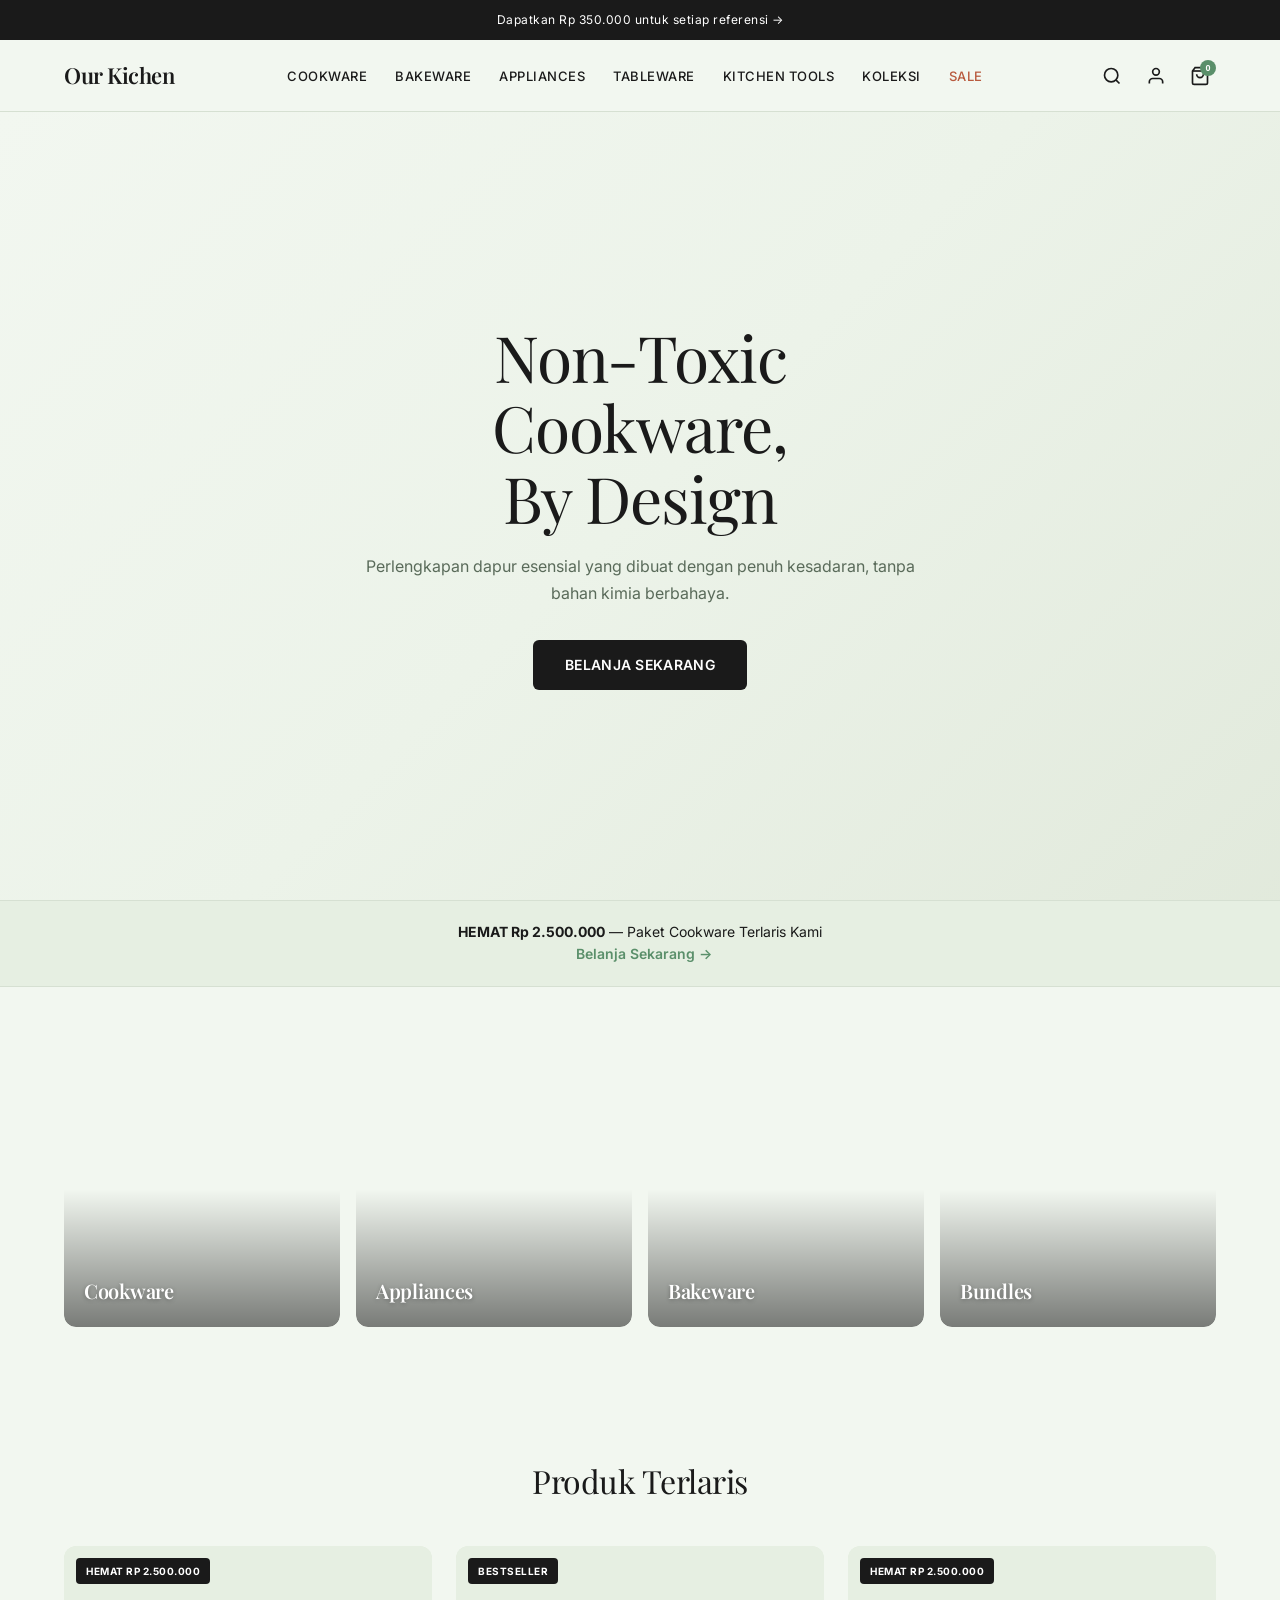
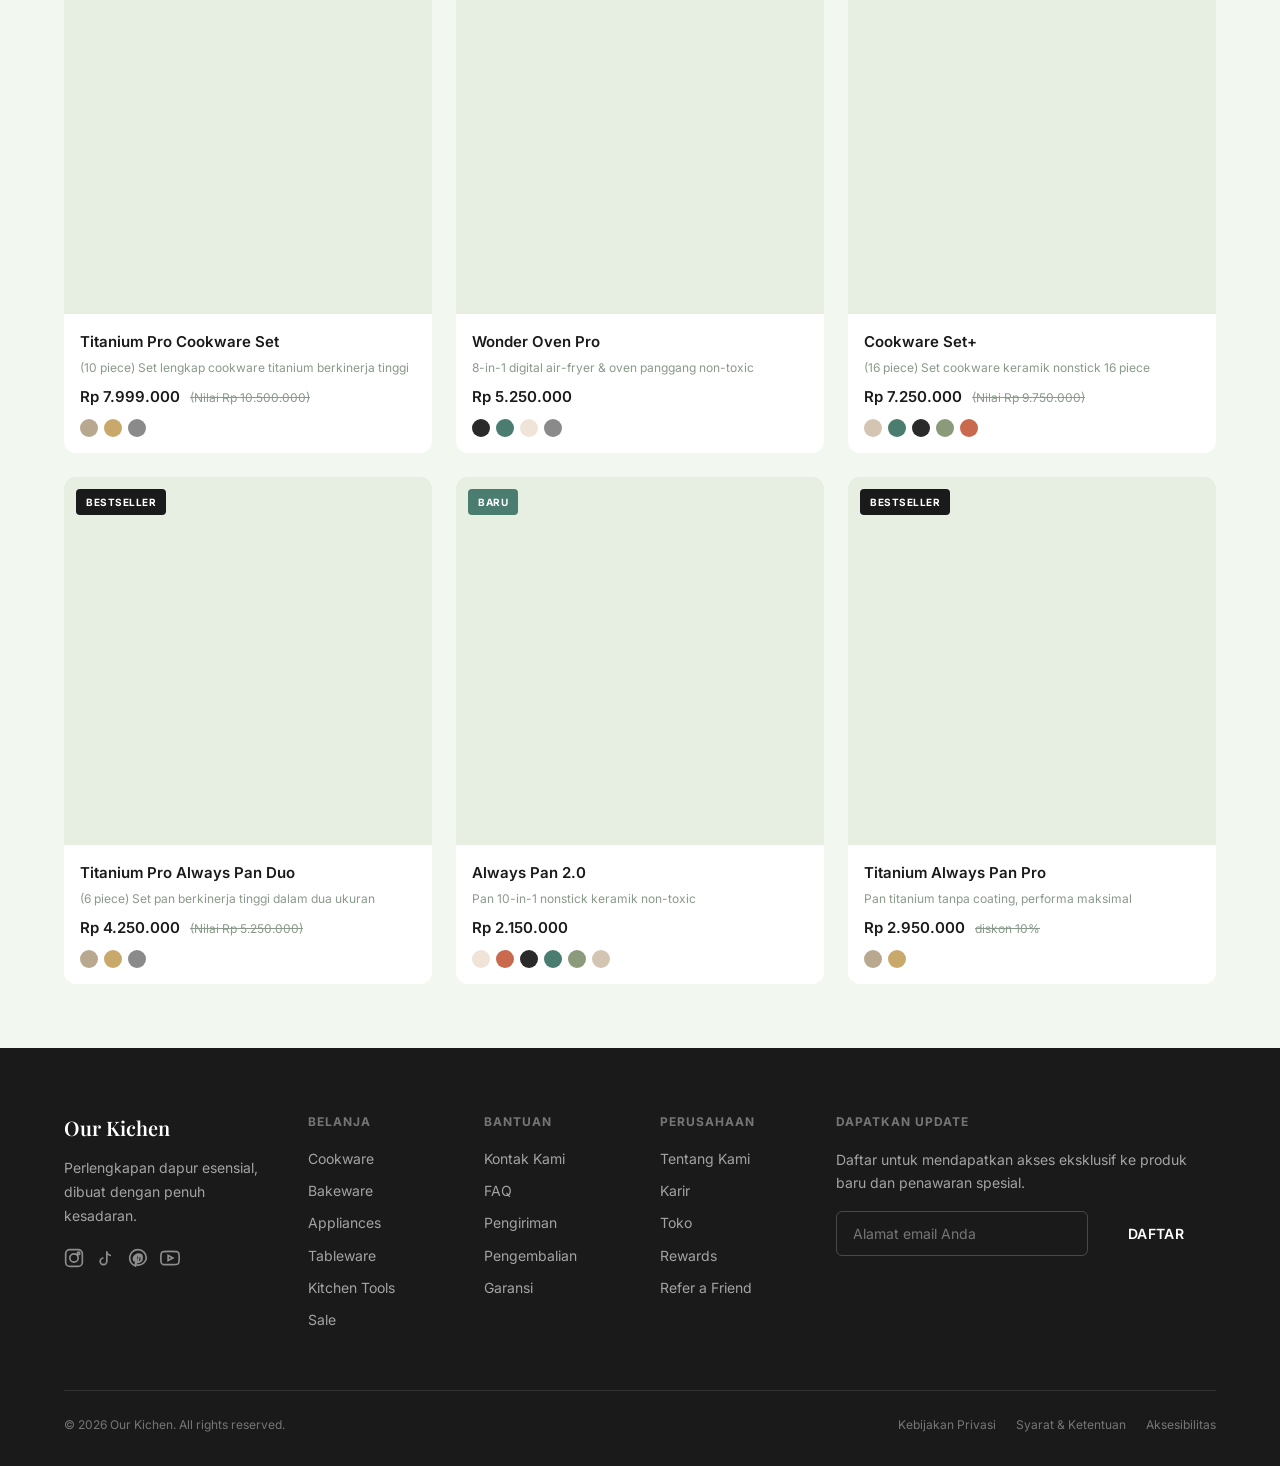
<file: demos/cookwere.html>
<!DOCTYPE html>
<html lang="id">
<head>
<meta charset="UTF-8" />
<meta name="viewport" content="width=device-width,initial-scale=1.0" />
<title>Our Kichen — Perlengkapan Dapur Premium</title>
<link rel="preconnect" href="https://fonts.googleapis.com" />
<link rel="preconnect" href="https://fonts.gstatic.com" crossorigin />
<link href="https://fonts.googleapis.com/css2?family=Inter:wght@300;400;500;600;700&family=Playfair+Display:ital,wght@0,400;0,600;1,400&display=swap" rel="stylesheet" />
<style>
:root {
  --color-primary: #5a8f6a;
  --color-primary-hover: #4a7a58;
  --color-bg: #f2f7f0;
  --color-bg-alt: #e6efe2;
  --color-text: #1a1a1a;
  --color-text-light: #5a6b5a;
  --color-text-muted: #8a9a8a;
  --color-border: #d6e0d2;
  --color-dark: #1a1a1a;
  --color-white: #ffffff;
  --color-sale: #b85a3e;
  --color-new: #4a7c6f;
  --font-sans: 'Inter', -apple-system, BlinkMacSystemFont, sans-serif;
  --font-serif: 'Playfair Display', Georgia, serif;
  --container: 1200px;
  --header-h: 72px;
  --topbar-h: 40px;
  --radius-sm: 6px;
  --radius-md: 12px;
  --radius-lg: 20px;
  --shadow-sm: 0 1px 3px rgba(0,0,0,0.06);
  --shadow-md: 0 4px 12px rgba(0,0,0,0.08);
  --shadow-lg: 0 8px 30px rgba(0,0,0,0.12);
  --transition: 0.3s ease;
  --transition-slow: 0.5s ease;
}
*,*::before,*::after { margin: 0; padding: 0; box-sizing: border-box; }
html { scroll-behavior: smooth; }
body {
  font-family: var(--font-sans); font-size: 15px; line-height: 1.6;
  color: var(--color-text); background: var(--color-bg); -webkit-font-smoothing: antialiased;
}
a { color: inherit; text-decoration: none; }
a:focus-visible { outline: 2px solid var(--color-primary); outline-offset: 2px; border-radius: 2px; }
button:focus-visible { outline: 2px solid var(--color-primary); outline-offset: 2px; }
ul { list-style: none; }
img { max-width: 100%; display: block; }
.container { max-width: var(--container); margin: 0 auto; padding: 0 24px; }
.section { padding: 64px 0; }
.section__title {
  font-family: var(--font-serif); font-size: 32px; font-weight: 400;
  text-align: center; margin-bottom: 40px; letter-spacing: -0.5px;
}
.btn {
  display: inline-block; font-family: var(--font-sans); font-size: 14px;
  font-weight: 600; padding: 14px 32px; border-radius: var(--radius-sm);
  cursor: pointer; transition: var(--transition); border: none;
  letter-spacing: 0.3px; text-transform: uppercase;
}
.btn--primary { background: var(--color-dark); color: var(--color-white); }
.btn--primary:hover { background: #333; }

/* Top Bar */
.top-bar {
  background: var(--color-dark); color: var(--color-white); font-size: 12px;
  height: var(--topbar-h); overflow: hidden; position: relative; z-index: 1001;
}
.top-bar__inner {
  display: flex; align-items: center; justify-content: center; height: 100%; position: relative;
}
.top-bar__slide {
  position: absolute; opacity: 0; transform: translateY(100%);
  transition: opacity 0.5s ease, transform 0.5s ease; white-space: nowrap; letter-spacing: 0.5px;
}
.top-bar__slide.active { opacity: 1; transform: translateY(0); }

/* Header */
.header {
  position: sticky; top: 0; z-index: 1000; background: var(--color-bg);
  border-bottom: 1px solid var(--color-border); height: var(--header-h); transition: box-shadow var(--transition);
}
.header.scrolled { box-shadow: var(--shadow-sm); }
.header__inner {
  max-width: var(--container); margin: 0 auto; padding: 0 24px;
  height: 100%; display: flex; align-items: center; justify-content: space-between; gap: 24px;
}
.header__logo {
  font-family: var(--font-serif); font-size: 22px; font-weight: 600;
  letter-spacing: -0.5px; white-space: nowrap;
}
.header__nav ul { display: flex; gap: 28px; }
.header__nav a {
  font-size: 13px; font-weight: 500; letter-spacing: 0.5px; text-transform: uppercase;
  padding: 8px 0; transition: color var(--transition); position: relative;
}
.header__nav a::after {
  content: ''; position: absolute; bottom: 2px; left: 0; width: 0;
  height: 2px; background: var(--color-primary); transition: width var(--transition);
}
.header__nav a:hover::after { width: 100%; }
.nav-sale { color: var(--color-sale) !important; }
.header__actions { display: flex; gap: 12px; align-items: center; }
.header__icon {
  background: none; border: none; cursor: pointer; color: var(--color-text);
  padding: 6px; border-radius: 50%; transition: background var(--transition);
  position: relative; display: flex; align-items: center; justify-content: center;
}
.header__icon:hover { background: var(--color-bg-alt); }
.header__cart-badge {
  position: absolute; top: 0; right: 0; background: var(--color-primary);
  color: var(--color-white); font-size: 9px; font-weight: 700;
  width: 16px; height: 16px; border-radius: 50%; display: flex; align-items: center; justify-content: center;
}
.header__hamburger { display: none; flex-direction: column; gap: 4px; background: none; border: none; cursor: pointer; padding: 4px; }
.header__hamburger span { display: block; width: 22px; height: 2px; background: var(--color-text); transition: var(--transition); border-radius: 2px; }

/* Hero */
.hero {
  position: relative; min-height: calc(100vh - var(--header-h) - var(--topbar-h));
  display: flex; align-items: center; justify-content: center; text-align: center; overflow: hidden;
}
.hero__bg {
  position: absolute; inset: 0;
   background: linear-gradient(135deg, rgba(242,247,240,0.85) 0%, rgba(230,239,226,0.5) 50%, rgba(160,180,140,0.2) 100%), url('https://fromourplace.com/cdn/shop/files/vanilla-bean-cookware-duo-2up-category.jpg?width=1440&height=900&crop=center') center/cover;
}
.hero__content { position: relative; z-index: 1; max-width: 640px; padding: 24px; }
.hero__title {
  font-family: var(--font-serif); font-size: clamp(36px, 6vw, 64px);
  font-weight: 400; line-height: 1.1; letter-spacing: -1px; margin-bottom: 20px;
}
.hero__subtitle { font-size: 16px; color: var(--color-text-light); margin-bottom: 32px; line-height: 1.7; }

/* Promo Banner */
.promo-banner { background: var(--color-bg-alt); text-align: center; padding: 20px 24px; font-size: 14px; border-top: 1px solid var(--color-border); border-bottom: 1px solid var(--color-border); }
.promo-banner a { color: var(--color-primary); font-weight: 600; margin-left: 8px; transition: color var(--transition); }
.promo-banner a:hover { color: var(--color-primary-hover); }

/* Categories */
.categories__grid { display: grid; grid-template-columns: repeat(4, 1fr); gap: 16px; }
.category-card { display: block; border-radius: var(--radius-md); overflow: hidden; transition: transform var(--transition); }
.category-card:hover { transform: translateY(-4px); }
.category-card__img {
  aspect-ratio: 1; display: flex; align-items: flex-end; padding: 20px;
  border-radius: var(--radius-md); background-size: cover !important;
  background-position: center !important; position: relative;
}
.category-card__img::after {
  content: ''; position: absolute; inset: 0;
  background: linear-gradient(transparent 50%, rgba(0,0,0,0.5));
  border-radius: var(--radius-md);
}
.category-card__label {
  position: relative; z-index: 1;
  font-family: var(--font-serif); font-size: 20px; font-weight: 600;
  color: var(--color-white); letter-spacing: -0.3px;
  text-shadow: 0 1px 4px rgba(0,0,0,0.3);
}

/* Products */
.bestsellers__grid { display: grid; grid-template-columns: repeat(3, 1fr); gap: 24px; }
.product-card { background: var(--color-white); border-radius: var(--radius-md); overflow: hidden; transition: transform var(--transition), box-shadow var(--transition); }
.product-card:hover { transform: translateY(-4px); box-shadow: var(--shadow-md); }
.product-card__image { position: relative; aspect-ratio: 1; overflow: hidden; background: var(--color-bg-alt); }
.product-card__img-primary,
.product-card__img-hover { position: absolute; inset: 0; transition: opacity var(--transition); }
.product-card__img-hover { opacity: 0; }
.product-card:hover .product-card__img-primary { opacity: 0; }
.product-card:hover .product-card__img-hover { opacity: 1; }
.product-card__badge {
  position: absolute; top: 12px; left: 12px; background: var(--color-dark);
  color: var(--color-white); font-size: 10px; font-weight: 700; padding: 5px 10px;
  border-radius: 4px; letter-spacing: 0.5px; text-transform: uppercase; z-index: 2;
}
.product-card__badge--alt { background: var(--color-text); }
.product-card__badge--new { background: var(--color-new); }
.product-card__info { padding: 16px; }
.product-card__title { font-size: 15px; font-weight: 600; margin-bottom: 4px; }
.product-card__desc { font-size: 12px; color: var(--color-text-muted); margin-bottom: 8px; }
.product-card__price { font-size: 15px; font-weight: 600; margin-bottom: 10px; }
.product-card__compare { font-size: 12px; font-weight: 400; color: var(--color-text-muted); text-decoration: line-through; margin-left: 6px; }
.product-card__colors { display: flex; gap: 6px; flex-wrap: wrap; }
.color-swatch { display: block; width: 18px; height: 18px; border-radius: 50%; cursor: pointer; border: 2px solid transparent; transition: border-color var(--transition); }
.color-swatch:hover { border-color: var(--color-dark); }

/* Footer */
.footer { background: var(--color-dark); color: var(--color-white); padding: 64px 0 32px; font-size: 14px; }
.footer__grid { display: grid; grid-template-columns: 1.5fr 1fr 1fr 1fr 1.5fr; gap: 40px; margin-bottom: 48px; }
.footer__brand { font-family: var(--font-serif); font-size: 20px; font-weight: 600; margin-bottom: 12px; }
.footer__tagline { color: rgba(255,255,255,0.6); margin-bottom: 20px; line-height: 1.7; }
.footer__social { display: flex; gap: 12px; }
.footer__social a { color: rgba(255,255,255,0.5); transition: color var(--transition); display: flex; }
.footer__social a:hover { color: var(--color-white); }
.footer__col h5 { font-size: 12px; font-weight: 700; text-transform: uppercase; letter-spacing: 1px; margin-bottom: 16px; color: rgba(255,255,255,0.4); }
.footer__col ul li { margin-bottom: 10px; }
.footer__col ul a { color: rgba(255,255,255,0.6); transition: color var(--transition); }
.footer__col ul a:hover { color: var(--color-white); }
.footer__col--wide p { color: rgba(255,255,255,0.6); margin-bottom: 16px; line-height: 1.7; }
.footer__form { display: flex; gap: 8px; }
.footer__form input { flex: 1; padding: 12px 16px; border: 1px solid rgba(255,255,255,0.2); border-radius: var(--radius-sm); background: transparent; color: var(--color-white); font-family: var(--font-sans); font-size: 14px; outline: none; transition: border-color var(--transition); }
.footer__form input::placeholder { color: rgba(255,255,255,0.4); }
.footer__form input:focus { border-color: rgba(255,255,255,0.5); }
.footer__form .btn { white-space: nowrap; }
.footer__bottom { border-top: 1px solid rgba(255,255,255,0.1); padding-top: 24px; display: flex; justify-content: space-between; align-items: center; font-size: 12px; color: rgba(255,255,255,0.4); }
.footer__legal { display: flex; gap: 20px; }
.footer__legal a { color: rgba(255,255,255,0.4); transition: color var(--transition); }
.footer__legal a:hover { color: var(--color-white); }

/* Responsive */
@media (max-width:1024px) {
  .categories__grid { grid-template-columns: repeat(2,1fr); }
  .bestsellers__grid { grid-template-columns: repeat(2,1fr); }
  .footer__grid { grid-template-columns: repeat(3,1fr); }
}
@media (max-width:768px) {
  .header__nav {
    position: fixed; top: calc(var(--header-h) + var(--topbar-h)); left: 0; right: 0;
    background: var(--color-bg); border-bottom: 1px solid var(--color-border);
    padding: 16px 24px; transform: translateY(-100%); opacity: 0;
    visibility: hidden; transition: var(--transition); z-index: 999;
  }
  .header__nav.open { transform: translateY(0); opacity: 1; visibility: visible; }
  .header__nav ul { flex-direction: column; gap: 16px; }
  .header__nav a { font-size: 14px; }
  .header__hamburger { display: flex; }
  .hero { min-height: 70vh; }
  .categories__grid { grid-template-columns: repeat(2,1fr); gap: 12px; }
  .bestsellers__grid { grid-template-columns: 1fr 1fr; gap: 12px; }
  .product-card__info { padding: 12px; }
  .product-card__title { font-size: 13px; }
  .section { padding: 40px 0; }
  .section__title { font-size: 26px; margin-bottom: 28px; }
  .footer__grid { grid-template-columns: 1fr 1fr; gap: 32px; }
  .footer__col--wide { grid-column: 1 / -1; }
  .footer__bottom { flex-direction: column; gap: 12px; text-align: center; }
  .footer__form { flex-direction: column; }
  .promo-banner { font-size: 12px; padding: 16px; }
}
@media (prefers-reduced-motion: reduce) {
  *,*::before,*::after { animation-duration: 0.01ms !important; transition-duration: 0.01ms !important; }
  .top-bar__slide { transition: none; }
  .product-card__img-primary,
  .product-card__img-hover { transition: none; }
  .product-card:hover .product-card__img-primary { opacity: 1; }
  .product-card:hover .product-card__img-hover { opacity: 0; }
}
@media (max-width:480px) {
  .bestsellers__grid { grid-template-columns: 1fr; }
  .categories__grid { grid-template-columns: 1fr; }
  .footer__grid { grid-template-columns: 1fr; }
  .hero__subtitle { font-size: 14px; }
}
</style>
</head>
<body>

<div class="top-bar" id="topBar">
  <div class="top-bar__inner">
    <p class="top-bar__slide active">Dapatkan Rp 350.000 untuk setiap referensi &rarr;</p>
    <p class="top-bar__slide">Pengiriman gratis untuk pemesanan di atas Rp 1.500.000</p>
    <p class="top-bar__slide">Hemat Rp 2.500.000 untuk paket Cookware Set+ &rarr;</p>
  </div>
</div>

<header class="header" id="header">
  <div class="header__inner">
    <button class="header__hamburger" id="hamburger" aria-label="Menu">
      <span></span><span></span><span></span>
    </button>
    <a href="/" class="header__logo">Our Kichen</a>
    <nav class="header__nav" id="nav">
      <ul>
        <li><a href="#">Cookware</a></li>
        <li><a href="#">Bakeware</a></li>
        <li><a href="#">Appliances</a></li>
        <li><a href="#">Tableware</a></li>
        <li><a href="#">Kitchen Tools</a></li>
        <li><a href="#">Koleksi</a></li>
        <li><a href="#" class="nav-sale">Sale</a></li>
      </ul>
    </nav>
    <div class="header__actions">
      <button class="header__icon" aria-label="Cari">
        <svg width="20" height="20" viewBox="0 0 24 24" fill="none" stroke="currentColor" stroke-width="2"><circle cx="11" cy="11" r="8"/><line x1="21" y1="21" x2="16.65" y2="16.65"/></svg>
      </button>
      <button class="header__icon" aria-label="Akun">
        <svg width="20" height="20" viewBox="0 0 24 24" fill="none" stroke="currentColor" stroke-width="2"><path d="M20 21v-2a4 4 0 0 0-4-4H8a4 4 0 0 0-4 4v2"/><circle cx="12" cy="7" r="4"/></svg>
      </button>
      <button class="header__icon header__cart" aria-label="Keranjang">
        <svg width="20" height="20" viewBox="0 0 24 24" fill="none" stroke="currentColor" stroke-width="2"><path d="M6 2L3 6v14a2 2 0 0 0 2 2h14a2 2 0 0 0 2-2V6l-3-4z"/><line x1="3" y1="6" x2="21" y2="6"/><path d="M16 10a4 4 0 0 1-8 0"/></svg>
        <span class="header__cart-badge">0</span>
      </button>
    </div>
  </div>
</header>

<section class="hero">
  <div class="hero__bg"></div>
  <div class="hero__content">
    <h1 class="hero__title">Non-Toxic Cookware,<br />By Design</h1>
    <p class="hero__subtitle">Perlengkapan dapur esensial yang dibuat dengan penuh kesadaran, tanpa bahan kimia berbahaya.</p>
    <a href="#" class="btn btn--primary">Belanja Sekarang</a>
  </div>
</section>

<div class="promo-banner">
  <p><strong>HEMAT Rp 2.500.000</strong> — Paket Cookware Terlaris Kami</p>
  <a href="#">Belanja Sekarang &rarr;</a>
</div>

<section class="categories section">
  <div class="container">
    <div class="categories__grid">
      <a href="#" class="category-card">
        <div class="category-card__img" style="background:url('https://fromourplace.com/cdn/shop/files/chrome-titanium-always-pan-pro-char-perfect-pot_095e3b66-2c48-43ab-b8d3-14bf626ae58a.jpg?width=600&height=600&crop=center') center/cover"><span class="category-card__label">Cookware</span></div>
      </a>
      <a href="#" class="category-card">
        <div class="category-card__img" style="background:url('https://fromourplace.com/cdn/shop/files/stainless-steel-wonder-oven-pro-blue-salt-wonder-oven-dream-cooker-splendor-blender_b086a79b-48dc-46b6-9965-e194c977532d.jpg?width=600&height=600&crop=center') center/cover"><span class="category-card__label">Appliances</span></div>
      </a>
      <a href="#" class="category-card">
        <div class="category-card__img" style="background:url('https://fromourplace.com/cdn/shop/files/Group_8210.jpg?width=600&height=600&crop=center') center/cover"><span class="category-card__label">Bakeware</span></div>
      </a>
      <a href="#" class="category-card">
        <div class="category-card__img" style="background:url('https://fromourplace.com/cdn/shop/files/Group_8210-1.jpg?width=600&height=600&crop=center') center/cover"><span class="category-card__label">Bundles</span></div>
      </a>
    </div>
  </div>
</section>

<section class="bestsellers section">
  <div class="container">
    <h2 class="section__title">Produk Terlaris</h2>
    <div class="bestsellers__grid">

      <div class="product-card">
        <div class="product-card__image">
          <div class="product-card__img-primary" style="background:url('https://fromourplace.com/cdn/shop/files/our-place-product-thumbnail-TitaniumProCookwareSet-4pieces-chrome.jpg?width=600&height=600&crop=center') center/cover #e6efe2"></div>
          <div class="product-card__img-hover" style="background:url('https://fromourplace.com/cdn/shop/files/our-place-product-thumbnail-hover-TitaniumProCookwareSet-AlwaysPan-PerfectPot-MiniAlwaysPan-MiniPerfectPot-10pieces-chrome.jpg?width=600&height=600&crop=center') center/cover #e6efe2"></div>
          <span class="product-card__badge">HEMAT Rp 2.500.000</span>
        </div>
        <div class="product-card__info">
          <h3 class="product-card__title">Titanium Pro Cookware Set</h3>
          <p class="product-card__desc">(10 piece) Set lengkap cookware titanium berkinerja tinggi</p>
          <p class="product-card__price">Rp 7.999.000 <span class="product-card__compare">(Nilai Rp 10.500.000)</span></p>
          <div class="product-card__colors">
            <span class="color-swatch" style="background:#b8a890" data-color="chrome"></span>
            <span class="color-swatch" style="background:#c9a86c" data-color="gold"></span>
            <span class="color-swatch" style="background:#8a8a8a" data-color="brushed"></span>
          </div>
        </div>
      </div>

      <div class="product-card">
        <div class="product-card__image">
          <div class="product-card__img-primary" style="background:url('https://fromourplace.com/cdn/shop/files/our-place-product-hero-TitaniumAlwaysPanPro-gold-thumbnail-2.jpg?width=600&height=600&crop=center') center/cover #e6efe2"></div>
          <div class="product-card__img-hover" style="background:url('https://fromourplace.com/cdn/shop/files/our-place-product-thumbnail-hover-WonderOvenPro-StainlessSteel.jpg?width=600&height=600&crop=center') center/cover #e6efe2"></div>
          <span class="product-card__badge product-card__badge--alt">BESTSELLER</span>
        </div>
        <div class="product-card__info">
          <h3 class="product-card__title">Wonder Oven Pro</h3>
          <p class="product-card__desc">8-in-1 digital air-fryer &amp; oven panggang non-toxic</p>
          <p class="product-card__price">Rp 5.250.000</p>
          <div class="product-card__colors">
            <span class="color-swatch" style="background:#2a2a2a" data-color="char"></span>
            <span class="color-swatch" style="background:#4a7c6f" data-color="blue-salt"></span>
            <span class="color-swatch" style="background:#f0e4d8" data-color="cream"></span>
            <span class="color-swatch" style="background:#8a8a8a" data-color="stainless"></span>
          </div>
        </div>
      </div>

      <div class="product-card">
        <div class="product-card__image">
          <div class="product-card__img-primary" style="background:url('https://fromourplace.com/cdn/shop/files/steam-large-cookware-set-plus-thumbnail.jpg?width=600&height=600&crop=center') center/cover #e6efe2"></div>
          <div class="product-card__img-hover" style="background:url('https://fromourplace.com/cdn/shop/files/steam-large-cookware-set-plus-hover.jpg?width=600&height=600&crop=center') center/cover #e6efe2"></div>
          <span class="product-card__badge">HEMAT Rp 2.500.000</span>
        </div>
        <div class="product-card__info">
          <h3 class="product-card__title">Cookware Set+</h3>
          <p class="product-card__desc">(16 piece) Set cookware keramik nonstick 16 piece</p>
          <p class="product-card__price">Rp 7.250.000 <span class="product-card__compare">(Nilai Rp 9.750.000)</span></p>
          <div class="product-card__colors">
            <span class="color-swatch" style="background:#d4c5b2" data-color="steam"></span>
            <span class="color-swatch" style="background:#4a7c6f" data-color="blue-salt"></span>
            <span class="color-swatch" style="background:#2a2a2a" data-color="char"></span>
            <span class="color-swatch" style="background:#8a9a7a" data-color="sage"></span>
            <span class="color-swatch" style="background:#c96a4f" data-color="spice"></span>
          </div>
        </div>
      </div>

      <div class="product-card">
        <div class="product-card__image">
          <div class="product-card__img-primary" style="background:url('https://fromourplace.com/cdn/shop/files/titanium-pro-always-pan-duo-standard-mini-chrome-product-thumbnail.jpg?width=600&height=600&crop=center') center/cover #e6efe2"></div>
          <div class="product-card__img-hover" style="background:url('https://fromourplace.com/cdn/shop/files/titanium-pro-always-pan-duo-standard-mini-chrome-product-thumbnail-hover.jpg?width=600&height=600&crop=center') center/cover #e6efe2"></div>
          <span class="product-card__badge product-card__badge--alt">BESTSELLER</span>
        </div>
        <div class="product-card__info">
          <h3 class="product-card__title">Titanium Pro Always Pan Duo</h3>
          <p class="product-card__desc">(6 piece) Set pan berkinerja tinggi dalam dua ukuran</p>
          <p class="product-card__price">Rp 4.250.000 <span class="product-card__compare">(Nilai Rp 5.250.000)</span></p>
          <div class="product-card__colors">
            <span class="color-swatch" style="background:#b8a890" data-color="chrome"></span>
            <span class="color-swatch" style="background:#c9a86c" data-color="gold"></span>
            <span class="color-swatch" style="background:#8a8a8a" data-color="brushed"></span>
          </div>
        </div>
      </div>

      <div class="product-card">
        <div class="product-card__image">
          <div class="product-card__img-primary" style="background:url('https://fromourplace.com/cdn/shop/files/vanilla-bean-always-pan-thumbnail-01.jpg?width=600&height=600&crop=center') center/cover #e6efe2"></div>
          <div class="product-card__img-hover" style="background:url('https://fromourplace.com/cdn/shop/files/vanilla-bean-always-pan-thumbnail-hover.jpg?width=600&height=600&crop=center') center/cover #e6efe2"></div>
          <span class="product-card__badge product-card__badge--new">BARU</span>
        </div>
        <div class="product-card__info">
          <h3 class="product-card__title">Always Pan 2.0</h3>
          <p class="product-card__desc">Pan 10-in-1 nonstick keramik non-toxic</p>
          <p class="product-card__price">Rp 2.150.000</p>
          <div class="product-card__colors">
            <span class="color-swatch" style="background:#f0e4d8" data-color="vanilla"></span>
            <span class="color-swatch" style="background:#c96a4f" data-color="spice"></span>
            <span class="color-swatch" style="background:#2a2a2a" data-color="char"></span>
            <span class="color-swatch" style="background:#4a7c6f" data-color="blue-salt"></span>
            <span class="color-swatch" style="background:#8a9a7a" data-color="sage"></span>
            <span class="color-swatch" style="background:#d4c5b2" data-color="steam"></span>
          </div>
        </div>
      </div>

      <div class="product-card">
        <div class="product-card__image">
          <div class="product-card__img-primary" style="background:url('https://fromourplace.com/cdn/shop/files/our-place-product-thumbnail-TitaniumAlwaysPanPro-chrome.jpg?width=600&height=600&crop=center') center/cover #e6efe2"></div>
          <div class="product-card__img-hover" style="background:url('https://fromourplace.com/cdn/shop/files/our-place-product-thumbnail-hover-TitaniumAlwaysPanPro-chrome.jpg?width=600&height=600&crop=center') center/cover #e6efe2"></div>
          <span class="product-card__badge product-card__badge--alt">BESTSELLER</span>
        </div>
        <div class="product-card__info">
          <h3 class="product-card__title">Titanium Always Pan Pro</h3>
          <p class="product-card__desc">Pan titanium tanpa coating, performa maksimal</p>
          <p class="product-card__price">Rp 2.950.000 <span class="product-card__compare">diskon 10%</span></p>
          <div class="product-card__colors">
            <span class="color-swatch" style="background:#b8a890" data-color="chrome"></span>
            <span class="color-swatch" style="background:#c9a86c" data-color="gold"></span>
          </div>
        </div>
      </div>

    </div>
  </div>
</section>

<footer class="footer">
  <div class="container">
    <div class="footer__grid">
      <div class="footer__col">
        <h4 class="footer__brand">Our Kichen</h4>
        <p class="footer__tagline">Perlengkapan dapur esensial, dibuat dengan penuh kesadaran.</p>
        <div class="footer__social">
          <a href="#" aria-label="Instagram">
            <svg width="20" height="20" viewBox="0 0 24 24" fill="none" stroke="currentColor" stroke-width="2"><rect x="2" y="2" width="20" height="20" rx="5"/><circle cx="12" cy="12" r="5"/><circle cx="17.5" cy="6.5" r="1.5"/></svg>
          </a>
          <a href="#" aria-label="TikTok">
            <svg width="20" height="20" viewBox="0 0 24 24" fill="none" stroke="currentColor" stroke-width="2"><path d="M9 12a4 4 0 1 0 4 4V4a5 5 0 0 0 5 5"/></svg>
          </a>
          <a href="#" aria-label="Pinterest">
            <svg width="20" height="20" viewBox="0 0 24 24" fill="none" stroke="currentColor" stroke-width="2"><path d="M12 2a10 10 0 0 0-3.16 19.5c-.14-.76-.28-1.94.06-2.78l1.26-5.3s-.32-.64-.32-1.58c0-1.48.86-2.58 1.94-2.58.9 0 1.34.68 1.34 1.5 0 .9-.58 2.26-.88 3.52-.26 1.06.52 1.92 1.56 1.92 1.86 0 3.1-2.4 3.1-5.22 0-2.18-1.46-3.82-4.14-3.82-3 0-4.88 2.24-4.88 4.74 0 .86.26 1.48.66 1.96.18.22.2.3.14.56l-.22.88c-.08.28-.24.34-.52.2-.98-.4-1.44-1.48-1.44-2.7 0-2 1.68-4.4 5.06-4.4 2.7 0 4.48 1.96 4.48 4.04 0 2.76-1.54 4.84-3.8 4.84-.76 0-1.48-.4-1.72-.88l-.48 1.88c-.16.64-.6 1.28-1 1.8A10 10 0 0 0 22 12a10 10 0 0 0-10-10z"/></svg>
          </a>
          <a href="#" aria-label="YouTube">
            <svg width="20" height="20" viewBox="0 0 24 24" fill="none" stroke="currentColor" stroke-width="2"><path d="M22.54 6.42a2.78 2.78 0 0 0-1.94-2C18.88 4 12 4 12 4s-6.88 0-8.6.46a2.78 2.78 0 0 0-1.94 2A29 29 0 0 0 1 12a29 29 0 0 0 .46 5.58 2.78 2.78 0 0 0 1.94 2C5.12 20 12 20 12 20s6.88 0 8.6-.46a2.78 2.78 0 0 0 1.94-2A29 29 0 0 0 23 12a29 29 0 0 0-.46-5.58z"/><polygon points="9.75 15.02 15.5 12 9.75 8.98 9.75 15.02"/></svg>
          </a>
        </div>
      </div>
      <div class="footer__col">
        <h5>Belanja</h5>
        <ul>
          <li><a href="#">Cookware</a></li>
          <li><a href="#">Bakeware</a></li>
          <li><a href="#">Appliances</a></li>
          <li><a href="#">Tableware</a></li>
          <li><a href="#">Kitchen Tools</a></li>
          <li><a href="#">Sale</a></li>
        </ul>
      </div>
      <div class="footer__col">
        <h5>Bantuan</h5>
        <ul>
          <li><a href="#">Kontak Kami</a></li>
          <li><a href="#">FAQ</a></li>
          <li><a href="#">Pengiriman</a></li>
          <li><a href="#">Pengembalian</a></li>
          <li><a href="#">Garansi</a></li>
        </ul>
      </div>
      <div class="footer__col">
        <h5>Perusahaan</h5>
        <ul>
          <li><a href="#">Tentang Kami</a></li>
          <li><a href="#">Karir</a></li>
          <li><a href="#">Toko</a></li>
          <li><a href="#">Rewards</a></li>
          <li><a href="#">Refer a Friend</a></li>
        </ul>
      </div>
      <div class="footer__col footer__col--wide">
        <h5>Dapatkan Update</h5>
        <p>Daftar untuk mendapatkan akses eksklusif ke produk baru dan penawaran spesial.</p>
        <form class="footer__form">
          <input type="email" placeholder="Alamat email Anda" required />
          <button type="submit" class="btn btn--primary">Daftar</button>
        </form>
      </div>
    </div>
    <div class="footer__bottom">
      <p>&copy; 2026 Our Kichen. All rights reserved.</p>
      <div class="footer__legal">
        <a href="#">Kebijakan Privasi</a>
        <a href="#">Syarat &amp; Ketentuan</a>
        <a href="#">Aksesibilitas</a>
      </div>
    </div>
  </div>
</footer>

<script>
document.addEventListener('DOMContentLoaded',()=>{
  const topBarSlides=document.querySelectorAll('.top-bar__slide');
  let cur=0;
  function rot(){
    topBarSlides.forEach(s=>s.classList.remove('active'));
    cur=(cur+1)%topBarSlides.length;
    topBarSlides[cur].classList.add('active');
  }
  if(topBarSlides.length>1) setInterval(rot,4000);
  const hdr=document.getElementById('header');
  window.addEventListener('scroll',()=>{hdr.classList.toggle('scrolled',window.scrollY>10)});
  const ham=document.getElementById('hamburger'),nav=document.getElementById('nav');
  ham.addEventListener('click',()=>nav.classList.toggle('open'));
  nav.querySelectorAll('a').forEach(l=>l.addEventListener('click',()=>nav.classList.remove('open')));
  document.querySelectorAll('.color-swatch').forEach(s=>{
    s.addEventListener('click',e=>{
      e.preventDefault();
      s.closest('.product-card__colors').querySelectorAll('.color-swatch').forEach(c=>c.style.borderColor='transparent');
      s.style.borderColor='#1a1a1a';
    });
  });
});
</script>
</body>
</html>
</file>
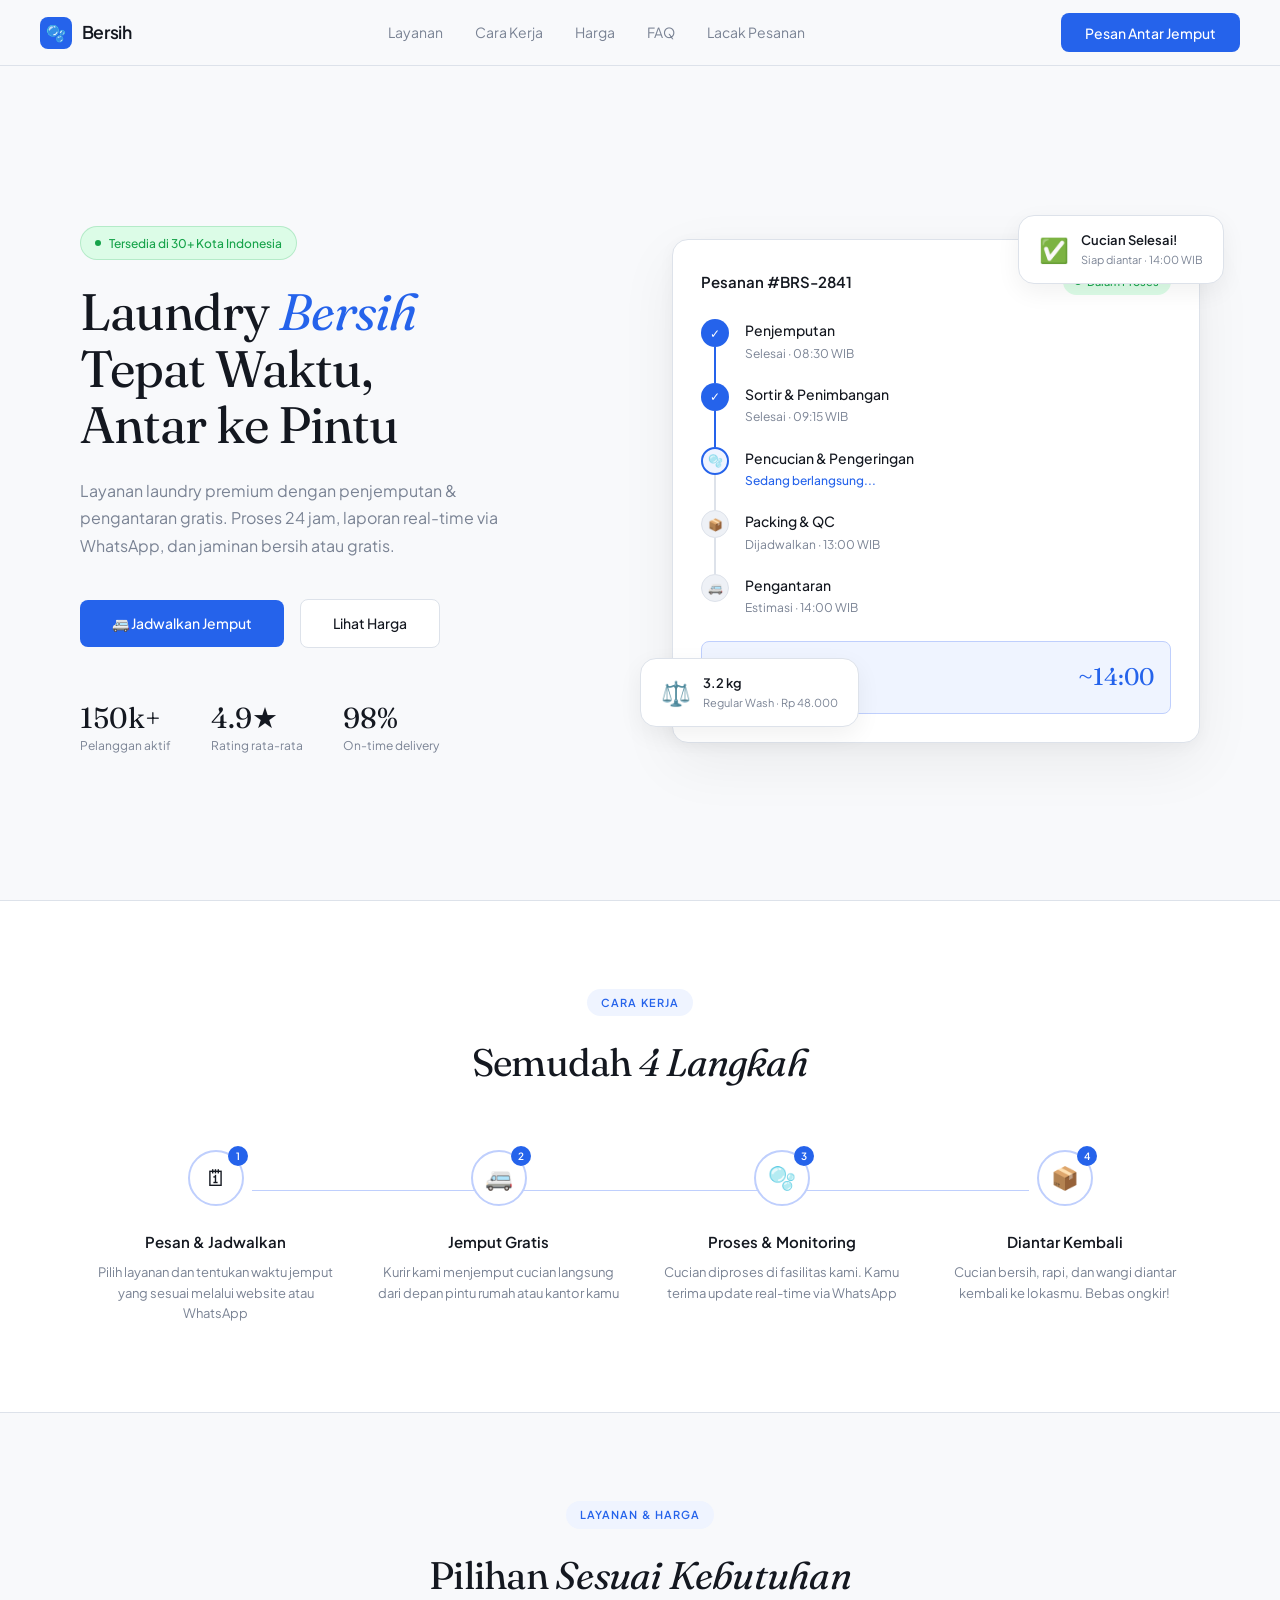
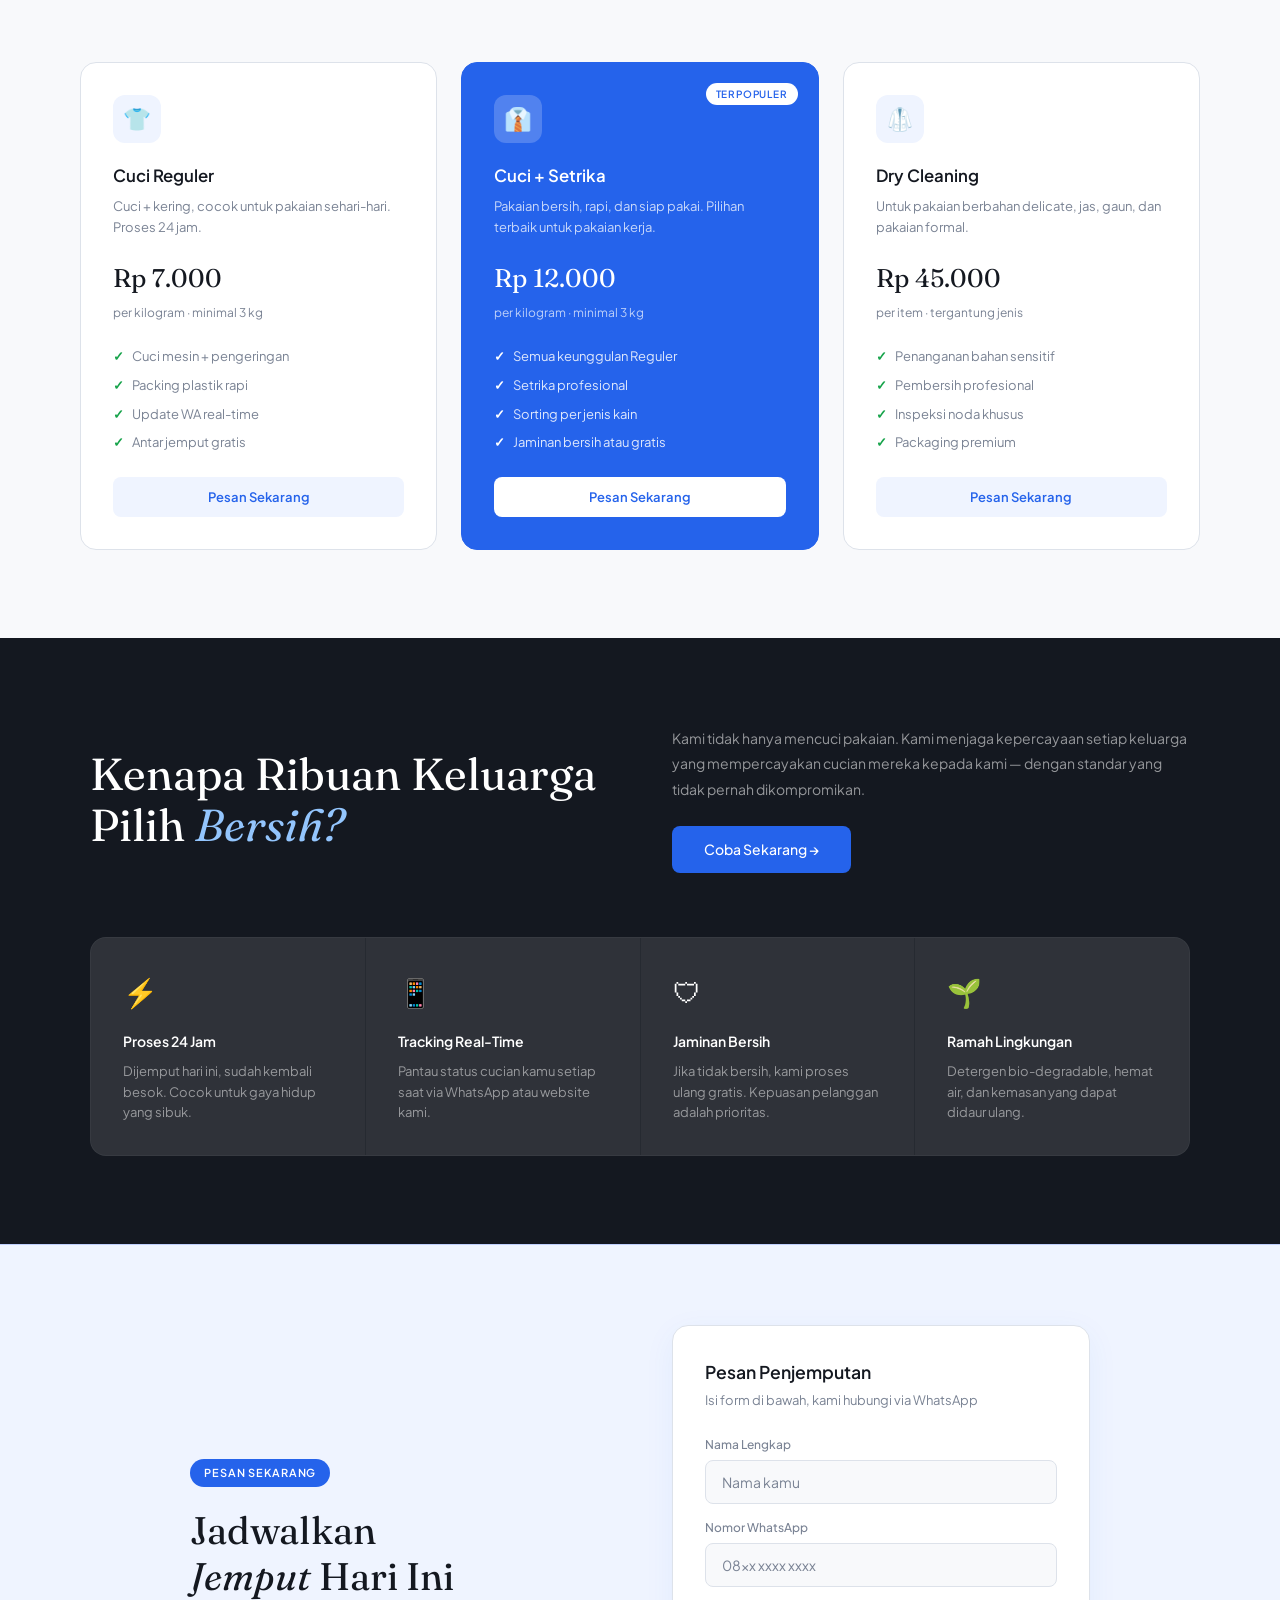
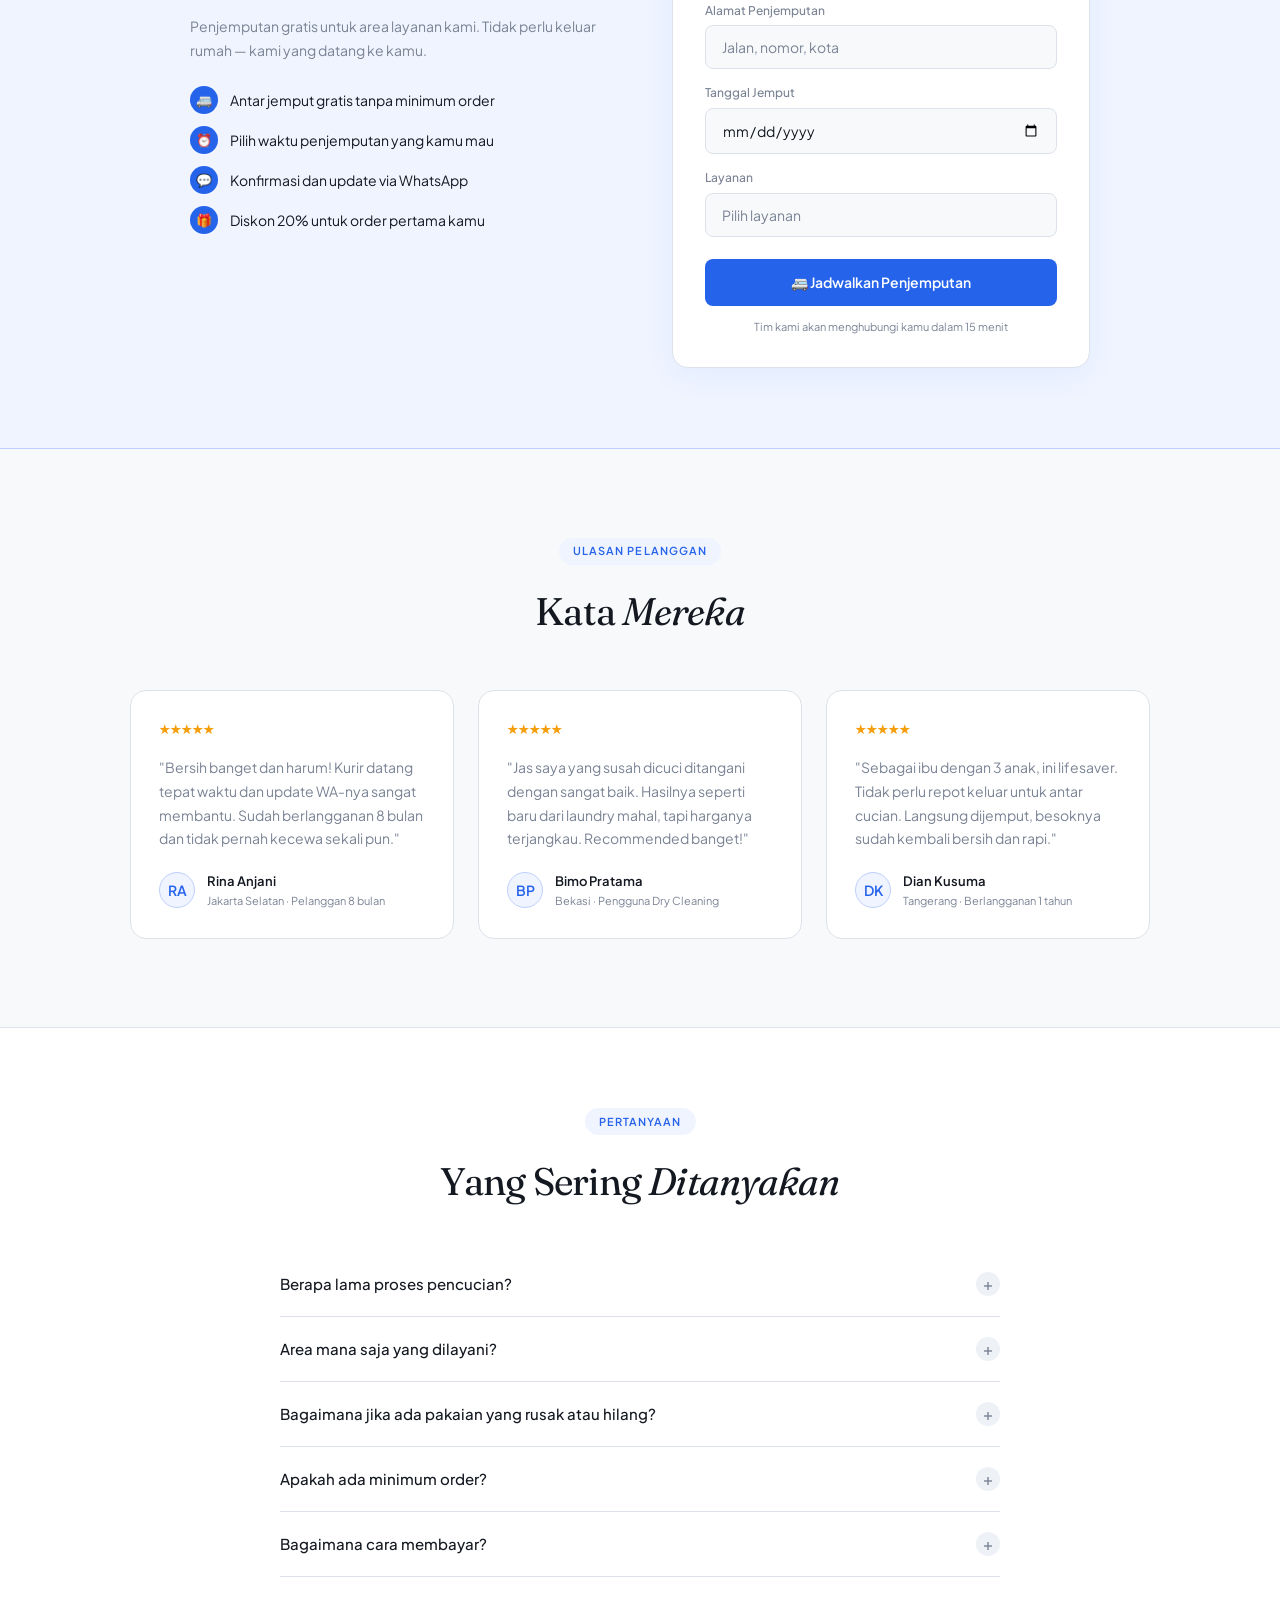
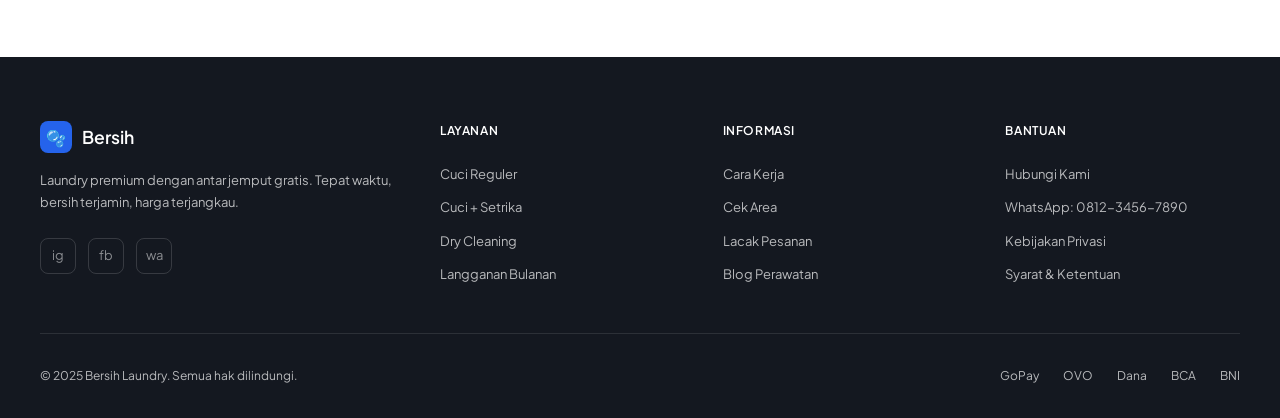
<file: demos/laundry.html>
<!DOCTYPE html>
<html lang="id">
<head>
<meta charset="UTF-8">
<meta name="viewport" content="width=device-width, initial-scale=1.0">
<title>BERSIH — Jasa Laundry Premium</title>
<link rel="icon" type="image/svg+xml" href="../assets/favicon.svg">
<link rel="preconnect" href="https://fonts.googleapis.com">
<link href="https://fonts.googleapis.com/css2?family=Plus+Jakarta+Sans:wght@300;400;500;600&family=Fraunces:ital,wght@0,300;0,400;1,300;1,400&display=swap" rel="stylesheet">
<style>
  :root {
    --bg: #f8f9fb;
    --white: #ffffff;
    --surface: #eef1f6;
    --border: #dde2ea;
    --text: #141820;
    --muted: #7a8394;
    --accent: #2563eb;
    --accent-light: #eff4ff;
    --accent-mid: #bfcffd;
    --green: #16a34a;
    --green-light: #dcfce7;
    --serif: 'Fraunces', Georgia, serif;
    --sans: 'Plus Jakarta Sans', sans-serif;
    --tr: 0.3s cubic-bezier(0.4, 0, 0.2, 1);
    --radius: 16px;
    --radius-sm: 8px;
  }

  * { margin: 0; padding: 0; box-sizing: border-box; }
  html { scroll-behavior: smooth; }

  body {
    font-family: var(--sans);
    background: var(--bg);
    color: var(--text);
    font-size: 15px;
    line-height: 1.6;
    overflow-x: hidden;
  }

  a { text-decoration: none; color: inherit; }
  button { cursor: pointer; font-family: var(--sans); }

  /* NAV */
  nav {
    position: sticky;
    top: 0;
    z-index: 100;
    background: rgba(248,249,251,0.92);
    backdrop-filter: blur(16px);
    border-bottom: 1px solid var(--border);
    padding: 0 2.5rem;
    display: flex;
    align-items: center;
    justify-content: space-between;
    height: 66px;
  }

  .nav-logo {
    display: flex;
    align-items: center;
    gap: 0.6rem;
    font-weight: 600;
    font-size: 1.1rem;
    letter-spacing: -0.02em;
  }

  .logo-icon {
    width: 32px;
    height: 32px;
    background: var(--accent);
    border-radius: 8px;
    display: flex;
    align-items: center;
    justify-content: center;
    color: white;
    font-size: 16px;
  }

  .nav-links {
    display: flex;
    gap: 2rem;
    align-items: center;
  }

  .nav-link {
    font-size: 14px;
    color: var(--muted);
    font-weight: 400;
    transition: color var(--tr);
  }

  .nav-link:hover { color: var(--text); }

  .nav-cta {
    background: var(--accent);
    color: white;
    border: none;
    padding: 0.65rem 1.5rem;
    border-radius: var(--radius-sm);
    font-size: 14px;
    font-weight: 500;
    transition: all var(--tr);
  }

  .nav-cta:hover {
    background: #1d4ed8;
    transform: translateY(-1px);
    box-shadow: 0 4px 16px rgba(37,99,235,0.25);
  }

  /* HERO */
  .hero {
    padding: 5rem 2.5rem 4rem;
    max-width: 1200px;
    margin: 0 auto;
    display: grid;
    grid-template-columns: 1fr 1fr;
    gap: 4rem;
    align-items: center;
    min-height: calc(100vh - 66px);
  }

  .hero-badge {
    display: inline-flex;
    align-items: center;
    gap: 0.5rem;
    background: var(--green-light);
    color: var(--green);
    border: 1px solid rgba(22,163,74,0.2);
    padding: 0.4rem 0.875rem;
    border-radius: 100px;
    font-size: 12px;
    font-weight: 500;
    margin-bottom: 1.5rem;
  }

  .badge-dot {
    width: 6px;
    height: 6px;
    background: var(--green);
    border-radius: 50%;
    animation: pulse2 2s infinite;
  }

  @keyframes pulse2 {
    0%, 100% { box-shadow: 0 0 0 0 rgba(22,163,74,0.4); }
    50% { box-shadow: 0 0 0 4px rgba(22,163,74,0); }
  }

  .hero-title {
    font-family: var(--serif);
    font-size: clamp(2.4rem, 4vw, 3.6rem);
    font-weight: 400;
    line-height: 1.1;
    letter-spacing: -0.02em;
    margin-bottom: 1.5rem;
  }

  .hero-title em { font-style: italic; color: var(--accent); }

  .hero-desc {
    color: var(--muted);
    font-size: 16px;
    line-height: 1.7;
    margin-bottom: 2.5rem;
    max-width: 460px;
  }

  .hero-cta {
    display: flex;
    gap: 1rem;
    align-items: center;
    margin-bottom: 3.5rem;
  }

  .btn-primary {
    background: var(--accent);
    color: white;
    border: none;
    padding: 0.9rem 2rem;
    border-radius: var(--radius-sm);
    font-size: 14px;
    font-weight: 500;
    transition: all var(--tr);
    display: flex;
    align-items: center;
    gap: 0.5rem;
  }

  .btn-primary:hover {
    background: #1d4ed8;
    transform: translateY(-2px);
    box-shadow: 0 8px 24px rgba(37,99,235,0.25);
  }

  .btn-secondary {
    background: var(--white);
    color: var(--text);
    border: 1px solid var(--border);
    padding: 0.9rem 2rem;
    border-radius: var(--radius-sm);
    font-size: 14px;
    font-weight: 500;
    transition: all var(--tr);
  }

  .btn-secondary:hover {
    border-color: var(--accent);
    color: var(--accent);
  }

  .hero-stats {
    display: flex;
    gap: 2.5rem;
  }

  .hero-stat-num {
    font-family: var(--serif);
    font-size: 1.8rem;
    font-weight: 400;
    color: var(--text);
    line-height: 1;
    margin-bottom: 0.25rem;
  }

  .hero-stat-label { font-size: 12px; color: var(--muted); }

  /* HERO RIGHT — visual */
  .hero-visual {
    position: relative;
  }

  .hero-app-card {
    background: var(--white);
    border: 1px solid var(--border);
    border-radius: var(--radius);
    padding: 1.75rem;
    box-shadow: 0 20px 60px rgba(0,0,0,0.06), 0 4px 16px rgba(0,0,0,0.04);
  }

  .app-card-header {
    display: flex;
    align-items: center;
    justify-content: space-between;
    margin-bottom: 1.5rem;
  }

  .app-card-title { font-weight: 600; font-size: 15px; }

  .app-status {
    display: inline-flex;
    align-items: center;
    gap: 0.4rem;
    background: var(--green-light);
    color: var(--green);
    font-size: 11px;
    font-weight: 500;
    padding: 0.3rem 0.75rem;
    border-radius: 100px;
  }

  .order-progress {
    display: flex;
    flex-direction: column;
    gap: 0;
    margin-bottom: 1.5rem;
    position: relative;
  }

  .progress-step {
    display: flex;
    align-items: flex-start;
    gap: 1rem;
    padding-bottom: 1.25rem;
    position: relative;
  }

  .progress-step:last-child { padding-bottom: 0; }

  .step-dot {
    width: 28px;
    height: 28px;
    border-radius: 50%;
    display: flex;
    align-items: center;
    justify-content: center;
    font-size: 12px;
    flex-shrink: 0;
    z-index: 1;
  }

  .step-dot.done { background: var(--accent); color: white; }
  .step-dot.active { background: var(--accent-light); border: 2px solid var(--accent); color: var(--accent); }
  .step-dot.pending { background: var(--surface); color: var(--muted); border: 1px solid var(--border); }

  .step-line {
    position: absolute;
    left: 13px;
    top: 28px;
    bottom: 0;
    width: 2px;
    background: var(--border);
  }

  .step-line.done { background: var(--accent); }

  .progress-step:last-child .step-line { display: none; }

  .step-name { font-size: 14px; font-weight: 500; margin-bottom: 2px; }
  .step-time { font-size: 12px; color: var(--muted); }
  .step-time.active-time { color: var(--accent); font-weight: 500; }

  .app-eta {
    background: var(--accent-light);
    border: 1px solid var(--accent-mid);
    border-radius: var(--radius-sm);
    padding: 1rem;
    display: flex;
    align-items: center;
    justify-content: space-between;
  }

  .eta-label { font-size: 12px; color: var(--accent); font-weight: 500; }
  .eta-time { font-family: var(--serif); font-size: 1.5rem; color: var(--accent); font-weight: 400; }

  .hero-float-1 {
    position: absolute;
    top: -1.5rem;
    right: -1.5rem;
    background: var(--white);
    border: 1px solid var(--border);
    border-radius: var(--radius);
    padding: 0.875rem 1.25rem;
    box-shadow: 0 8px 24px rgba(0,0,0,0.06);
    display: flex;
    align-items: center;
    gap: 0.75rem;
    font-size: 13px;
  }

  .float-icon { font-size: 1.5rem; }

  .hero-float-2 {
    position: absolute;
    bottom: 1rem;
    left: -2rem;
    background: var(--white);
    border: 1px solid var(--border);
    border-radius: var(--radius);
    padding: 0.875rem 1.25rem;
    box-shadow: 0 8px 24px rgba(0,0,0,0.06);
    display: flex;
    align-items: center;
    gap: 0.75rem;
    font-size: 13px;
    min-width: 200px;
  }

  /* HOW IT WORKS */
  .how-section {
    background: var(--white);
    border-top: 1px solid var(--border);
    border-bottom: 1px solid var(--border);
    padding: 5.5rem 2.5rem;
  }

  .section-header {
    text-align: center;
    margin-bottom: 3.5rem;
  }

  .section-tag {
    display: inline-block;
    background: var(--accent-light);
    color: var(--accent);
    font-size: 11px;
    font-weight: 600;
    letter-spacing: 0.1em;
    text-transform: uppercase;
    padding: 0.3rem 0.875rem;
    border-radius: 100px;
    margin-bottom: 1rem;
  }

  .section-title {
    font-family: var(--serif);
    font-size: clamp(1.8rem, 3vw, 2.8rem);
    font-weight: 400;
    letter-spacing: -0.02em;
  }

  .section-title em { font-style: italic; }

  .steps-grid {
    display: grid;
    grid-template-columns: repeat(4, 1fr);
    gap: 2rem;
    max-width: 1100px;
    margin: 0 auto;
    position: relative;
  }

  .steps-grid::before {
    content: '';
    position: absolute;
    top: 2.5rem;
    left: calc(12.5% + 1.5rem);
    right: calc(12.5% + 1.5rem);
    height: 1px;
    background: linear-gradient(to right, var(--accent-mid), var(--accent-mid));
    z-index: 0;
  }

  .step-card {
    text-align: center;
    position: relative;
    z-index: 1;
  }

  .step-num-wrap {
    width: 56px;
    height: 56px;
    border-radius: 50%;
    background: var(--accent-light);
    border: 2px solid var(--accent-mid);
    display: flex;
    align-items: center;
    justify-content: center;
    margin: 0 auto 1.5rem;
    font-size: 1.4rem;
    position: relative;
    background: var(--white);
  }

  .step-num-badge {
    position: absolute;
    top: -6px;
    right: -6px;
    width: 20px;
    height: 20px;
    background: var(--accent);
    color: white;
    border-radius: 50%;
    font-size: 10px;
    font-weight: 600;
    display: flex;
    align-items: center;
    justify-content: center;
  }

  .step-title { font-weight: 600; font-size: 15px; margin-bottom: 0.5rem; }
  .step-desc { font-size: 13px; color: var(--muted); line-height: 1.6; }

  /* SERVICES */
  .services {
    padding: 5.5rem 2.5rem;
    max-width: 1200px;
    margin: 0 auto;
  }

  .services-grid {
    display: grid;
    grid-template-columns: repeat(3, 1fr);
    gap: 1.5rem;
  }

  .service-card {
    background: var(--white);
    border: 1px solid var(--border);
    border-radius: var(--radius);
    padding: 2rem;
    transition: all var(--tr);
    position: relative;
    overflow: hidden;
  }

  .service-card.featured {
    background: var(--accent);
    border-color: var(--accent);
    color: white;
  }

  .service-card:not(.featured):hover {
    border-color: var(--accent);
    box-shadow: 0 8px 32px rgba(37,99,235,0.08);
    transform: translateY(-4px);
  }

  .service-card.featured:hover {
    transform: translateY(-4px);
    box-shadow: 0 16px 48px rgba(37,99,235,0.3);
  }

  .service-popular {
    position: absolute;
    top: 1.25rem;
    right: 1.25rem;
    background: white;
    color: var(--accent);
    font-size: 10px;
    font-weight: 600;
    letter-spacing: 0.08em;
    text-transform: uppercase;
    padding: 3px 10px;
    border-radius: 100px;
  }

  .service-icon {
    width: 48px;
    height: 48px;
    border-radius: 12px;
    background: var(--accent-light);
    display: flex;
    align-items: center;
    justify-content: center;
    font-size: 1.4rem;
    margin-bottom: 1.25rem;
  }

  .service-card.featured .service-icon { background: rgba(255,255,255,0.2); }

  .service-name { font-weight: 600; font-size: 1.05rem; margin-bottom: 0.4rem; }

  .service-desc {
    font-size: 13px;
    line-height: 1.6;
    margin-bottom: 1.25rem;
  }

  .service-desc:not(.featured .service-desc) { color: var(--muted); }
  .service-card.featured .service-desc { color: rgba(255,255,255,0.75); }

  .service-price {
    font-family: var(--serif);
    font-size: 1.6rem;
    font-weight: 400;
    margin-bottom: 0.25rem;
  }

  .service-unit {
    font-size: 12px;
    margin-bottom: 1.5rem;
  }

  .service-card:not(.featured) .service-unit { color: var(--muted); }
  .service-card.featured .service-unit { color: rgba(255,255,255,0.7); }

  .service-features {
    list-style: none;
    display: flex;
    flex-direction: column;
    gap: 0.5rem;
    margin-bottom: 1.5rem;
  }

  .service-features li {
    display: flex;
    align-items: center;
    gap: 0.5rem;
    font-size: 13px;
  }

  .service-card:not(.featured) .service-features li { color: var(--muted); }
  .service-card.featured .service-features li { color: rgba(255,255,255,0.85); }

  .check { color: var(--green); font-weight: 600; }
  .service-card.featured .check { color: white; }

  .btn-service {
    width: 100%;
    padding: 0.75rem;
    border-radius: var(--radius-sm);
    font-size: 13px;
    font-weight: 600;
    transition: all var(--tr);
    border: none;
  }

  .service-card:not(.featured) .btn-service {
    background: var(--accent-light);
    color: var(--accent);
  }

  .service-card:not(.featured) .btn-service:hover {
    background: var(--accent);
    color: white;
  }

  .service-card.featured .btn-service {
    background: white;
    color: var(--accent);
  }

  .service-card.featured .btn-service:hover {
    background: var(--accent-light);
  }

  /* WHY US */
  .why-section {
    background: var(--text);
    color: white;
    padding: 5.5rem 2.5rem;
  }

  .why-inner {
    max-width: 1100px;
    margin: 0 auto;
  }

  .why-header {
    display: grid;
    grid-template-columns: 1fr 1fr;
    gap: 4rem;
    align-items: center;
    margin-bottom: 4rem;
  }

  .why-title {
    font-family: var(--serif);
    font-size: clamp(2rem, 3.5vw, 3rem);
    font-weight: 400;
    line-height: 1.15;
  }

  .why-title em { font-style: italic; color: #93c5fd; }

  .why-desc {
    color: rgba(255,255,255,0.55);
    font-size: 14px;
    line-height: 1.8;
    margin-bottom: 1.5rem;
  }

  .why-grid {
    display: grid;
    grid-template-columns: repeat(4, 1fr);
    gap: 1px;
    background: rgba(255,255,255,0.08);
    border: 1px solid rgba(255,255,255,0.08);
    border-radius: var(--radius);
    overflow: hidden;
  }

  .why-card {
    background: rgba(255,255,255,0.04);
    padding: 2rem;
    transition: background var(--tr);
  }

  .why-card:hover { background: rgba(255,255,255,0.08); }

  .why-card-icon {
    font-size: 1.75rem;
    margin-bottom: 1rem;
  }

  .why-card-title { font-weight: 600; font-size: 14px; margin-bottom: 0.5rem; }

  .why-card-desc { font-size: 13px; color: rgba(255,255,255,0.5); line-height: 1.6; }

  /* ORDER CTA */
  .order-cta {
    padding: 5rem 2.5rem;
    background: var(--accent-light);
    border-top: 1px solid var(--accent-mid);
    border-bottom: 1px solid var(--accent-mid);
  }

  .order-cta-inner {
    max-width: 900px;
    margin: 0 auto;
    display: grid;
    grid-template-columns: 1fr 1fr;
    gap: 4rem;
    align-items: center;
  }

  .order-form-card {
    background: var(--white);
    border: 1px solid var(--border);
    border-radius: var(--radius);
    padding: 2rem;
    box-shadow: 0 8px 32px rgba(37,99,235,0.06);
  }

  .order-form-title { font-weight: 600; font-size: 1.1rem; margin-bottom: 0.25rem; }
  .order-form-sub { font-size: 13px; color: var(--muted); margin-bottom: 1.5rem; }

  .form-group { display: flex; flex-direction: column; gap: 0.35rem; margin-bottom: 0.875rem; }

  .form-label { font-size: 12px; font-weight: 500; color: var(--muted); }

  .form-input, .form-select {
    background: var(--bg);
    border: 1px solid var(--border);
    border-radius: var(--radius-sm);
    color: var(--text);
    padding: 0.75rem 1rem;
    font-size: 14px;
    font-family: var(--sans);
    outline: none;
    transition: border-color var(--tr);
    -webkit-appearance: none;
  }

  .form-input:focus, .form-select:focus { border-color: var(--accent); }
  .form-input::placeholder { color: var(--muted); }
  .form-select { cursor: pointer; color: var(--muted); }
  .form-select option { color: var(--text); }

  .btn-order {
    width: 100%;
    background: var(--accent);
    color: white;
    border: none;
    padding: 0.9rem;
    border-radius: var(--radius-sm);
    font-size: 14px;
    font-weight: 600;
    transition: all var(--tr);
    margin-top: 0.5rem;
  }

  .btn-order:hover {
    background: #1d4ed8;
    box-shadow: 0 4px 16px rgba(37,99,235,0.3);
  }

  .cta-info-tag {
    display: inline-block;
    background: var(--accent);
    color: white;
    font-size: 11px;
    font-weight: 600;
    letter-spacing: 0.08em;
    text-transform: uppercase;
    padding: 0.3rem 0.875rem;
    border-radius: 100px;
    margin-bottom: 1.25rem;
  }

  .cta-title {
    font-family: var(--serif);
    font-size: clamp(1.8rem, 3vw, 2.5rem);
    font-weight: 400;
    line-height: 1.2;
    margin-bottom: 1rem;
  }

  .cta-title em { font-style: italic; }

  .cta-desc { color: var(--muted); font-size: 14px; line-height: 1.7; margin-bottom: 1.5rem; }

  .cta-perks { display: flex; flex-direction: column; gap: 0.75rem; }

  .cta-perk {
    display: flex;
    align-items: center;
    gap: 0.75rem;
    font-size: 14px;
  }

  .perk-icon {
    width: 28px;
    height: 28px;
    background: var(--accent);
    border-radius: 50%;
    color: white;
    display: flex;
    align-items: center;
    justify-content: center;
    font-size: 13px;
    flex-shrink: 0;
  }

  /* TESTIMONIALS */
  .testimonials {
    padding: 5.5rem 2.5rem;
    max-width: 1100px;
    margin: 0 auto;
  }

  .test-header { text-align: center; margin-bottom: 3rem; }

  .test-grid {
    display: grid;
    grid-template-columns: repeat(3, 1fr);
    gap: 1.5rem;
  }

  .test-card {
    background: var(--white);
    border: 1px solid var(--border);
    border-radius: var(--radius);
    padding: 1.75rem;
    transition: transform var(--tr), box-shadow var(--tr);
  }

  .test-card:hover {
    transform: translateY(-4px);
    box-shadow: 0 8px 32px rgba(0,0,0,0.06);
  }

  .test-stars { color: #f59e0b; font-size: 13px; margin-bottom: 1rem; }

  .test-text {
    font-size: 14px;
    color: var(--muted);
    line-height: 1.7;
    margin-bottom: 1.25rem;
  }

  .test-author {
    display: flex;
    align-items: center;
    gap: 0.75rem;
  }

  .test-avatar {
    width: 36px;
    height: 36px;
    border-radius: 50%;
    background: var(--accent-light);
    border: 1px solid var(--accent-mid);
    display: flex;
    align-items: center;
    justify-content: center;
    font-size: 14px;
    font-weight: 600;
    color: var(--accent);
  }

  .test-name { font-size: 13px; font-weight: 600; }
  .test-location { font-size: 11px; color: var(--muted); }

  /* FAQ */
  .faq-section {
    background: var(--white);
    border-top: 1px solid var(--border);
    padding: 5rem 2.5rem;
  }

  .faq-inner {
    max-width: 720px;
    margin: 0 auto;
  }

  .faq-header { text-align: center; margin-bottom: 2.5rem; }

  .faq-item {
    border-bottom: 1px solid var(--border);
  }

  .faq-q {
    display: flex;
    justify-content: space-between;
    align-items: center;
    padding: 1.25rem 0;
    cursor: pointer;
    font-size: 15px;
    font-weight: 500;
    gap: 1rem;
  }

  .faq-toggle {
    width: 24px;
    height: 24px;
    border-radius: 50%;
    background: var(--surface);
    display: flex;
    align-items: center;
    justify-content: center;
    font-size: 16px;
    color: var(--muted);
    flex-shrink: 0;
    transition: all var(--tr);
    line-height: 1;
  }

  .faq-item.open .faq-toggle {
    background: var(--accent);
    color: white;
    transform: rotate(45deg);
  }

  .faq-a {
    font-size: 14px;
    color: var(--muted);
    line-height: 1.7;
    max-height: 0;
    overflow: hidden;
    transition: max-height 0.35s ease, padding 0.35s ease;
  }

  .faq-item.open .faq-a {
    max-height: 200px;
    padding-bottom: 1.25rem;
  }

  /* FOOTER */
  footer {
    background: var(--text);
    color: rgba(255,255,255,0.7);
    padding: 4rem 2.5rem 2rem;
  }

  .footer-top {
    display: grid;
    grid-template-columns: 1.5fr repeat(3, 1fr);
    gap: 3rem;
    padding-bottom: 3rem;
    border-bottom: 1px solid rgba(255,255,255,0.1);
    margin-bottom: 2rem;
  }

  .footer-logo {
    display: flex;
    align-items: center;
    gap: 0.6rem;
    font-weight: 600;
    font-size: 1.1rem;
    color: white;
    margin-bottom: 1rem;
  }

  .footer-logo .logo-icon { background: var(--accent); }

  .footer-tagline {
    font-size: 13px;
    line-height: 1.7;
    margin-bottom: 1.5rem;
  }

  .footer-social { display: flex; gap: 0.75rem; }

  .social-btn {
    width: 36px;
    height: 36px;
    border: 1px solid rgba(255,255,255,0.15);
    border-radius: 8px;
    display: flex;
    align-items: center;
    justify-content: center;
    font-size: 13px;
    color: rgba(255,255,255,0.5);
    transition: all var(--tr);
  }

  .social-btn:hover {
    border-color: rgba(255,255,255,0.4);
    color: white;
  }

  .footer-col h5 {
    font-size: 12px;
    font-weight: 600;
    letter-spacing: 0.05em;
    color: white;
    margin-bottom: 1.25rem;
    text-transform: uppercase;
  }

  .footer-col ul { list-style: none; display: flex; flex-direction: column; gap: 0.6rem; }

  .footer-col ul a {
    font-size: 13px;
    transition: color var(--tr);
  }

  .footer-col ul a:hover { color: white; }

  .footer-bottom {
    display: flex;
    justify-content: space-between;
    font-size: 12px;
    align-items: center;
  }

  .footer-bottom-right { display: flex; gap: 1.5rem; }

  /* RESPONSIVE */
  @media (max-width: 1024px) {
    .hero { grid-template-columns: 1fr; gap: 3rem; min-height: auto; }
    .hero-float-1, .hero-float-2 { display: none; }
    .steps-grid { grid-template-columns: repeat(2, 1fr); }
    .steps-grid::before { display: none; }
    .services-grid { grid-template-columns: 1fr; max-width: 480px; margin: 0 auto; }
    .why-header { grid-template-columns: 1fr; }
    .why-grid { grid-template-columns: repeat(2, 1fr); }
    .order-cta-inner { grid-template-columns: 1fr; }
    .test-grid { grid-template-columns: 1fr 1fr; }
    .footer-top { grid-template-columns: 1fr 1fr; }
  }

  @media (max-width: 768px) {
    nav { padding: 0 1.25rem; }
    .nav-links { display: none; }
    .hero { padding: 3rem 1.25rem; }
    .how-section, .services, .testimonials, footer { padding-left: 1.25rem; padding-right: 1.25rem; }
    .why-section, .order-cta, .faq-section { padding-left: 1.25rem; padding-right: 1.25rem; }
    .why-grid { grid-template-columns: 1fr 1fr; }
    .test-grid { grid-template-columns: 1fr; }
    .footer-top { grid-template-columns: 1fr; }
    .footer-bottom { flex-direction: column; gap: 0.75rem; text-align: center; }
    .footer-bottom-right { flex-wrap: wrap; justify-content: center; }
  }
</style>
</head>
<body>

<!-- NAV -->
<nav>
  <div class="nav-logo">
    <div class="logo-icon">🫧</div>
    <span>Bersih</span>
  </div>
  <div class="nav-links">
    <a href="#" class="nav-link">Layanan</a>
    <a href="#" class="nav-link">Cara Kerja</a>
    <a href="#" class="nav-link">Harga</a>
    <a href="#" class="nav-link">FAQ</a>
    <a href="#" class="nav-link">Lacak Pesanan</a>
  </div>
  <button class="nav-cta" onclick="document.getElementById('pesan').scrollIntoView({behavior:'smooth'})">Pesan Antar Jemput</button>
</nav>

<!-- HERO -->
<section class="hero">
  <div class="hero-left">
    <div class="hero-badge">
      <span class="badge-dot"></span>
      Tersedia di 30+ Kota Indonesia
    </div>
    <h1 class="hero-title">Laundry <em>Bersih</em><br>Tepat Waktu,<br>Antar ke Pintu</h1>
    <p class="hero-desc">Layanan laundry premium dengan penjemputan & pengantaran gratis. Proses 24 jam, laporan real-time via WhatsApp, dan jaminan bersih atau gratis.</p>
    <div class="hero-cta">
      <button class="btn-primary" onclick="document.getElementById('pesan').scrollIntoView({behavior:'smooth'})">
        🚐 Jadwalkan Jemput
      </button>
      <button class="btn-secondary">Lihat Harga</button>
    </div>
    <div class="hero-stats">
      <div>
        <p class="hero-stat-num">150k+</p>
        <p class="hero-stat-label">Pelanggan aktif</p>
      </div>
      <div>
        <p class="hero-stat-num">4.9★</p>
        <p class="hero-stat-label">Rating rata-rata</p>
      </div>
      <div>
        <p class="hero-stat-num">98%</p>
        <p class="hero-stat-label">On-time delivery</p>
      </div>
    </div>
  </div>

  <div class="hero-visual">
    <div class="hero-float-1">
      <span class="float-icon">✅</span>
      <div>
        <p style="font-weight:600; font-size:13px">Cucian Selesai!</p>
        <p style="font-size:11px; color:var(--muted)">Siap diantar · 14:00 WIB</p>
      </div>
    </div>

    <div class="hero-app-card">
      <div class="app-card-header">
        <p class="app-card-title">Pesanan #BRS-2841</p>
        <span class="app-status"><span style="width:6px;height:6px;background:var(--green);border-radius:50%;display:inline-block"></span> Dalam Proses</span>
      </div>

      <div class="order-progress">
        <div class="progress-step">
          <div class="step-dot done">✓</div>
          <div class="step-line done"></div>
          <div>
            <p class="step-name">Penjemputan</p>
            <p class="step-time">Selesai · 08:30 WIB</p>
          </div>
        </div>
        <div class="progress-step">
          <div class="step-dot done">✓</div>
          <div class="step-line done"></div>
          <div>
            <p class="step-name">Sortir & Penimbangan</p>
            <p class="step-time">Selesai · 09:15 WIB</p>
          </div>
        </div>
        <div class="progress-step">
          <div class="step-dot active">🫧</div>
          <div class="step-line"></div>
          <div>
            <p class="step-name">Pencucian & Pengeringan</p>
            <p class="step-time active-time">Sedang berlangsung...</p>
          </div>
        </div>
        <div class="progress-step">
          <div class="step-dot pending">📦</div>
          <div class="step-line"></div>
          <div>
            <p class="step-name">Packing & QC</p>
            <p class="step-time">Dijadwalkan · 13:00 WIB</p>
          </div>
        </div>
        <div class="progress-step">
          <div class="step-dot pending">🚐</div>
          <div>
            <p class="step-name">Pengantaran</p>
            <p class="step-time">Estimasi · 14:00 WIB</p>
          </div>
        </div>
      </div>

      <div class="app-eta">
        <div>
          <p class="eta-label">Estimasi Tiba</p>
        </div>
        <p class="eta-time">~14:00</p>
      </div>
    </div>

    <div class="hero-float-2">
      <span class="float-icon">⚖️</span>
      <div>
        <p style="font-weight:600; font-size:13px">3.2 kg</p>
        <p style="font-size:11px; color:var(--muted)">Regular Wash · Rp 48.000</p>
      </div>
    </div>
  </div>
</section>

<!-- HOW IT WORKS -->
<section class="how-section">
  <div class="section-header">
    <span class="section-tag">Cara Kerja</span>
    <h2 class="section-title">Semudah <em>4 Langkah</em></h2>
  </div>
  <div class="steps-grid">
    <div class="step-card">
      <div class="step-num-wrap">
        🗓
        <span class="step-num-badge">1</span>
      </div>
      <p class="step-title">Pesan & Jadwalkan</p>
      <p class="step-desc">Pilih layanan dan tentukan waktu jemput yang sesuai melalui website atau WhatsApp</p>
    </div>
    <div class="step-card">
      <div class="step-num-wrap">
        🚐
        <span class="step-num-badge">2</span>
      </div>
      <p class="step-title">Jemput Gratis</p>
      <p class="step-desc">Kurir kami menjemput cucian langsung dari depan pintu rumah atau kantor kamu</p>
    </div>
    <div class="step-card">
      <div class="step-num-wrap">
        🫧
        <span class="step-num-badge">3</span>
      </div>
      <p class="step-title">Proses & Monitoring</p>
      <p class="step-desc">Cucian diproses di fasilitas kami. Kamu terima update real-time via WhatsApp</p>
    </div>
    <div class="step-card">
      <div class="step-num-wrap">
        📦
        <span class="step-num-badge">4</span>
      </div>
      <p class="step-title">Diantar Kembali</p>
      <p class="step-desc">Cucian bersih, rapi, dan wangi diantar kembali ke lokasmu. Bebas ongkir!</p>
    </div>
  </div>
</section>

<!-- SERVICES -->
<section class="services">
  <div class="section-header">
    <span class="section-tag">Layanan & Harga</span>
    <h2 class="section-title">Pilihan <em>Sesuai Kebutuhan</em></h2>
  </div>
  <div class="services-grid">
    <div class="service-card">
      <div class="service-icon">👕</div>
      <p class="service-name">Cuci Reguler</p>
      <p class="service-desc">Cuci + kering, cocok untuk pakaian sehari-hari. Proses 24 jam.</p>
      <p class="service-price">Rp 7.000</p>
      <p class="service-unit">per kilogram · minimal 3 kg</p>
      <ul class="service-features">
        <li><span class="check">✓</span> Cuci mesin + pengeringan</li>
        <li><span class="check">✓</span> Packing plastik rapi</li>
        <li><span class="check">✓</span> Update WA real-time</li>
        <li><span class="check">✓</span> Antar jemput gratis</li>
      </ul>
      <button class="btn-service">Pesan Sekarang</button>
    </div>

    <div class="service-card featured">
      <span class="service-popular">Terpopuler</span>
      <div class="service-icon">👔</div>
      <p class="service-name">Cuci + Setrika</p>
      <p class="service-desc">Pakaian bersih, rapi, dan siap pakai. Pilihan terbaik untuk pakaian kerja.</p>
      <p class="service-price">Rp 12.000</p>
      <p class="service-unit">per kilogram · minimal 3 kg</p>
      <ul class="service-features">
        <li><span class="check">✓</span> Semua keunggulan Reguler</li>
        <li><span class="check">✓</span> Setrika profesional</li>
        <li><span class="check">✓</span> Sorting per jenis kain</li>
        <li><span class="check">✓</span> Jaminan bersih atau gratis</li>
      </ul>
      <button class="btn-service">Pesan Sekarang</button>
    </div>

    <div class="service-card">
      <div class="service-icon">🥼</div>
      <p class="service-name">Dry Cleaning</p>
      <p class="service-desc">Untuk pakaian berbahan delicate, jas, gaun, dan pakaian formal.</p>
      <p class="service-price">Rp 45.000</p>
      <p class="service-unit">per item · tergantung jenis</p>
      <ul class="service-features">
        <li><span class="check">✓</span> Penanganan bahan sensitif</li>
        <li><span class="check">✓</span> Pembersih profesional</li>
        <li><span class="check">✓</span> Inspeksi noda khusus</li>
        <li><span class="check">✓</span> Packaging premium</li>
      </ul>
      <button class="btn-service">Pesan Sekarang</button>
    </div>
  </div>
</section>

<!-- WHY US -->
<section class="why-section">
  <div class="why-inner">
    <div class="why-header">
      <h2 class="why-title">Kenapa Ribuan Keluarga<br>Pilih <em>Bersih?</em></h2>
      <div>
        <p class="why-desc">Kami tidak hanya mencuci pakaian. Kami menjaga kepercayaan setiap keluarga yang mempercayakan cucian mereka kepada kami — dengan standar yang tidak pernah dikompromikan.</p>
        <button class="btn-primary" onclick="document.getElementById('pesan').scrollIntoView({behavior:'smooth'})">Coba Sekarang →</button>
      </div>
    </div>
    <div class="why-grid">
      <div class="why-card">
        <p class="why-card-icon">⚡</p>
        <p class="why-card-title">Proses 24 Jam</p>
        <p class="why-card-desc">Dijemput hari ini, sudah kembali besok. Cocok untuk gaya hidup yang sibuk.</p>
      </div>
      <div class="why-card">
        <p class="why-card-icon">📱</p>
        <p class="why-card-title">Tracking Real-Time</p>
        <p class="why-card-desc">Pantau status cucian kamu setiap saat via WhatsApp atau website kami.</p>
      </div>
      <div class="why-card">
        <p class="why-card-icon">🛡</p>
        <p class="why-card-title">Jaminan Bersih</p>
        <p class="why-card-desc">Jika tidak bersih, kami proses ulang gratis. Kepuasan pelanggan adalah prioritas.</p>
      </div>
      <div class="why-card">
        <p class="why-card-icon">🌱</p>
        <p class="why-card-title">Ramah Lingkungan</p>
        <p class="why-card-desc">Detergen bio-degradable, hemat air, dan kemasan yang dapat didaur ulang.</p>
      </div>
    </div>
  </div>
</section>

<!-- ORDER CTA -->
<section class="order-cta" id="pesan">
  <div class="order-cta-inner">
    <div>
      <span class="cta-info-tag">Pesan Sekarang</span>
      <h2 class="cta-title">Jadwalkan<br><em>Jemput</em> Hari Ini</h2>
      <p class="cta-desc">Penjemputan gratis untuk area layanan kami. Tidak perlu keluar rumah — kami yang datang ke kamu.</p>
      <div class="cta-perks">
        <div class="cta-perk">
          <span class="perk-icon">🚐</span>
          <span>Antar jemput gratis tanpa minimum order</span>
        </div>
        <div class="cta-perk">
          <span class="perk-icon">⏰</span>
          <span>Pilih waktu penjemputan yang kamu mau</span>
        </div>
        <div class="cta-perk">
          <span class="perk-icon">💬</span>
          <span>Konfirmasi dan update via WhatsApp</span>
        </div>
        <div class="cta-perk">
          <span class="perk-icon">🎁</span>
          <span>Diskon 20% untuk order pertama kamu</span>
        </div>
      </div>
    </div>

    <div class="order-form-card">
      <p class="order-form-title">Pesan Penjemputan</p>
      <p class="order-form-sub">Isi form di bawah, kami hubungi via WhatsApp</p>

      <div class="form-group">
        <label class="form-label">Nama Lengkap</label>
        <input type="text" class="form-input" placeholder="Nama kamu">
      </div>
      <div class="form-group">
        <label class="form-label">Nomor WhatsApp</label>
        <input type="tel" class="form-input" placeholder="08xx xxxx xxxx">
      </div>
      <div class="form-group">
        <label class="form-label">Alamat Penjemputan</label>
        <input type="text" class="form-input" placeholder="Jalan, nomor, kota">
      </div>
      <div class="form-group">
        <label class="form-label">Tanggal Jemput</label>
        <input type="date" class="form-input">
      </div>
      <div class="form-group">
        <label class="form-label">Layanan</label>
        <select class="form-select">
          <option value="">Pilih layanan</option>
          <option>Cuci Reguler (Rp 7.000/kg)</option>
          <option>Cuci + Setrika (Rp 12.000/kg)</option>
          <option>Dry Cleaning (mulai Rp 45.000/item)</option>
        </select>
      </div>
      <button class="btn-order">🚐 Jadwalkan Penjemputan</button>
      <p style="font-size:11px; color:var(--muted); text-align:center; margin-top:0.75rem">Tim kami akan menghubungi kamu dalam 15 menit</p>
    </div>
  </div>
</section>

<!-- TESTIMONIALS -->
<section class="testimonials">
  <div class="test-header">
    <span class="section-tag">Ulasan Pelanggan</span>
    <h2 class="section-title">Kata <em>Mereka</em></h2>
  </div>
  <div class="test-grid">
    <div class="test-card">
      <p class="test-stars">★★★★★</p>
      <p class="test-text">"Bersih banget dan harum! Kurir datang tepat waktu dan update WA-nya sangat membantu. Sudah berlangganan 8 bulan dan tidak pernah kecewa sekali pun."</p>
      <div class="test-author">
        <div class="test-avatar">RA</div>
        <div>
          <p class="test-name">Rina Anjani</p>
          <p class="test-location">Jakarta Selatan · Pelanggan 8 bulan</p>
        </div>
      </div>
    </div>
    <div class="test-card">
      <p class="test-stars">★★★★★</p>
      <p class="test-text">"Jas saya yang susah dicuci ditangani dengan sangat baik. Hasilnya seperti baru dari laundry mahal, tapi harganya terjangkau. Recommended banget!"</p>
      <div class="test-author">
        <div class="test-avatar">BP</div>
        <div>
          <p class="test-name">Bimo Pratama</p>
          <p class="test-location">Bekasi · Pengguna Dry Cleaning</p>
        </div>
      </div>
    </div>
    <div class="test-card">
      <p class="test-stars">★★★★★</p>
      <p class="test-text">"Sebagai ibu dengan 3 anak, ini lifesaver. Tidak perlu repot keluar untuk antar cucian. Langsung dijemput, besoknya sudah kembali bersih dan rapi."</p>
      <div class="test-author">
        <div class="test-avatar">DK</div>
        <div>
          <p class="test-name">Dian Kusuma</p>
          <p class="test-location">Tangerang · Berlangganan 1 tahun</p>
        </div>
      </div>
    </div>
  </div>
</section>

<!-- FAQ -->
<section class="faq-section">
  <div class="faq-inner">
    <div class="faq-header">
      <span class="section-tag">Pertanyaan</span>
      <h2 class="section-title">Yang Sering <em>Ditanyakan</em></h2>
    </div>

    <div class="faq-item">
      <div class="faq-q" onclick="toggleFaq(this)">
        Berapa lama proses pencucian?
        <span class="faq-toggle">+</span>
      </div>
      <div class="faq-a">Untuk layanan Cuci Reguler dan Cuci + Setrika, proses kami adalah 24 jam. Artinya cucian yang dijemput hari ini akan kami antarkan kembali besok di rentang waktu yang sama. Untuk Dry Cleaning, prosesnya membutuhkan 2–3 hari kerja.</div>
    </div>

    <div class="faq-item">
      <div class="faq-q" onclick="toggleFaq(this)">
        Area mana saja yang dilayani?
        <span class="faq-toggle">+</span>
      </div>
      <div class="faq-a">Kami saat ini melayani 30+ kota di Indonesia termasuk Jabodetabek, Bandung, Surabaya, Semarang, Yogyakarta, Medan, Makassar, dan terus berkembang. Cek ketersediaan area kamu saat mengisi form pemesanan.</div>
    </div>

    <div class="faq-item">
      <div class="faq-q" onclick="toggleFaq(this)">
        Bagaimana jika ada pakaian yang rusak atau hilang?
        <span class="faq-toggle">+</span>
      </div>
      <div class="faq-a">Kami memberikan ganti rugi penuh sesuai nilai pakaian yang dibuktikan dengan nota pembelian. Setiap cucian diasuransikan dan dicatat secara digital saat penjemputan, sehingga tidak ada yang terlewat.</div>
    </div>

    <div class="faq-item">
      <div class="faq-q" onclick="toggleFaq(this)">
        Apakah ada minimum order?
        <span class="faq-toggle">+</span>
      </div>
      <div class="faq-a">Untuk layanan per kilogram (Cuci Reguler dan Cuci + Setrika), minimum order adalah 3 kg. Untuk Dry Cleaning, tidak ada minimum — bisa dari 1 item saja. Penjemputan dan pengantaran tetap gratis untuk semua pesanan.</div>
    </div>

    <div class="faq-item">
      <div class="faq-q" onclick="toggleFaq(this)">
        Bagaimana cara membayar?
        <span class="faq-toggle">+</span>
      </div>
      <div class="faq-a">Kami menerima semua metode pembayaran: transfer bank, GoPay, OVO, DANA, ShopeePay, dan tunai. Pembayaran dapat dilakukan saat penjemputan atau setelah penimbangan via link pembayaran yang kami kirim ke WhatsApp kamu.</div>
    </div>
  </div>
</section>

<!-- FOOTER -->
<footer>
  <div class="footer-top">
    <div>
      <div class="footer-logo">
        <div class="logo-icon">🫧</div>
        <span>Bersih</span>
      </div>
      <p class="footer-tagline">Laundry premium dengan antar jemput gratis. Tepat waktu, bersih terjamin, harga terjangkau.</p>
      <div class="footer-social">
        <a href="#" class="social-btn">ig</a>
        <a href="#" class="social-btn">fb</a>
        <a href="#" class="social-btn">wa</a>
      </div>
    </div>
    <div class="footer-col">
      <h5>Layanan</h5>
      <ul>
        <li><a href="#">Cuci Reguler</a></li>
        <li><a href="#">Cuci + Setrika</a></li>
        <li><a href="#">Dry Cleaning</a></li>
        <li><a href="#">Langganan Bulanan</a></li>
      </ul>
    </div>
    <div class="footer-col">
      <h5>Informasi</h5>
      <ul>
        <li><a href="#">Cara Kerja</a></li>
        <li><a href="#">Cek Area</a></li>
        <li><a href="#">Lacak Pesanan</a></li>
        <li><a href="#">Blog Perawatan</a></li>
      </ul>
    </div>
    <div class="footer-col">
      <h5>Bantuan</h5>
      <ul>
        <li><a href="#">Hubungi Kami</a></li>
        <li><a href="#">WhatsApp: 0812-3456-7890</a></li>
        <li><a href="#">Kebijakan Privasi</a></li>
        <li><a href="#">Syarat & Ketentuan</a></li>
      </ul>
    </div>
  </div>
  <div class="footer-bottom">
    <p>© 2025 Bersih Laundry. Semua hak dilindungi.</p>
    <div class="footer-bottom-right">
      <a href="#" style="transition: color 0.3s">GoPay</a>
      <a href="#" style="transition: color 0.3s">OVO</a>
      <a href="#" style="transition: color 0.3s">Dana</a>
      <a href="#" style="transition: color 0.3s">BCA</a>
      <a href="#" style="transition: color 0.3s">BNI</a>
    </div>
  </div>
</footer>

<script>
  // FAQ
  function toggleFaq(el) {
    const item = el.closest('.faq-item');
    const wasOpen = item.classList.contains('open');
    document.querySelectorAll('.faq-item').forEach(i => i.classList.remove('open'));
    if (!wasOpen) item.classList.add('open');
  }

  // Scroll reveal
  const observer = new IntersectionObserver((entries) => {
    entries.forEach(entry => {
      if (entry.isIntersecting) {
        entry.target.style.opacity = '1';
        entry.target.style.transform = 'translateY(0)';
      }
    });
  }, { threshold: 0.1 });

  document.querySelectorAll('.service-card, .step-card, .test-card, .why-card').forEach((el, i) => {
    el.style.opacity = '0';
    el.style.transform = 'translateY(20px)';
    el.style.transition = `opacity 0.5s ease ${i * 0.08}s, transform 0.5s ease ${i * 0.08}s`;
    observer.observe(el);
  });
</script>
</body>
</html>
</file>
